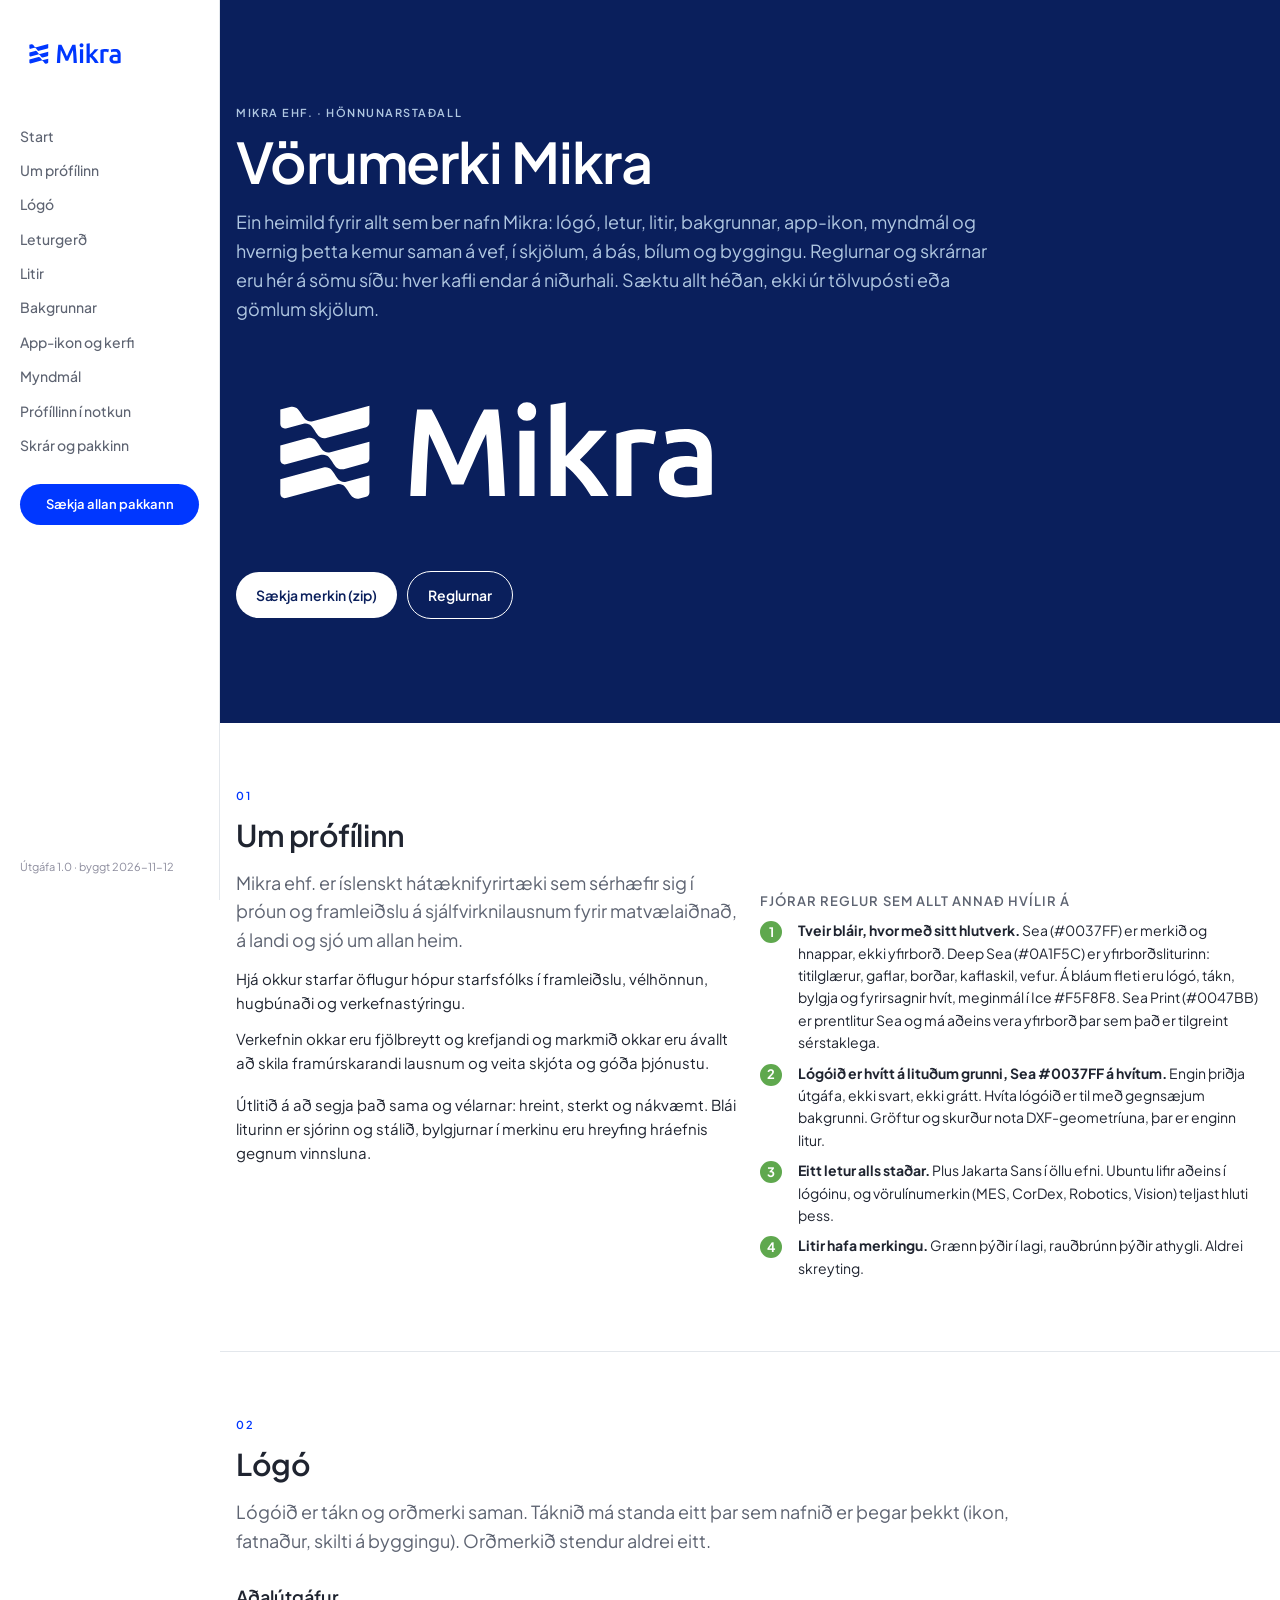
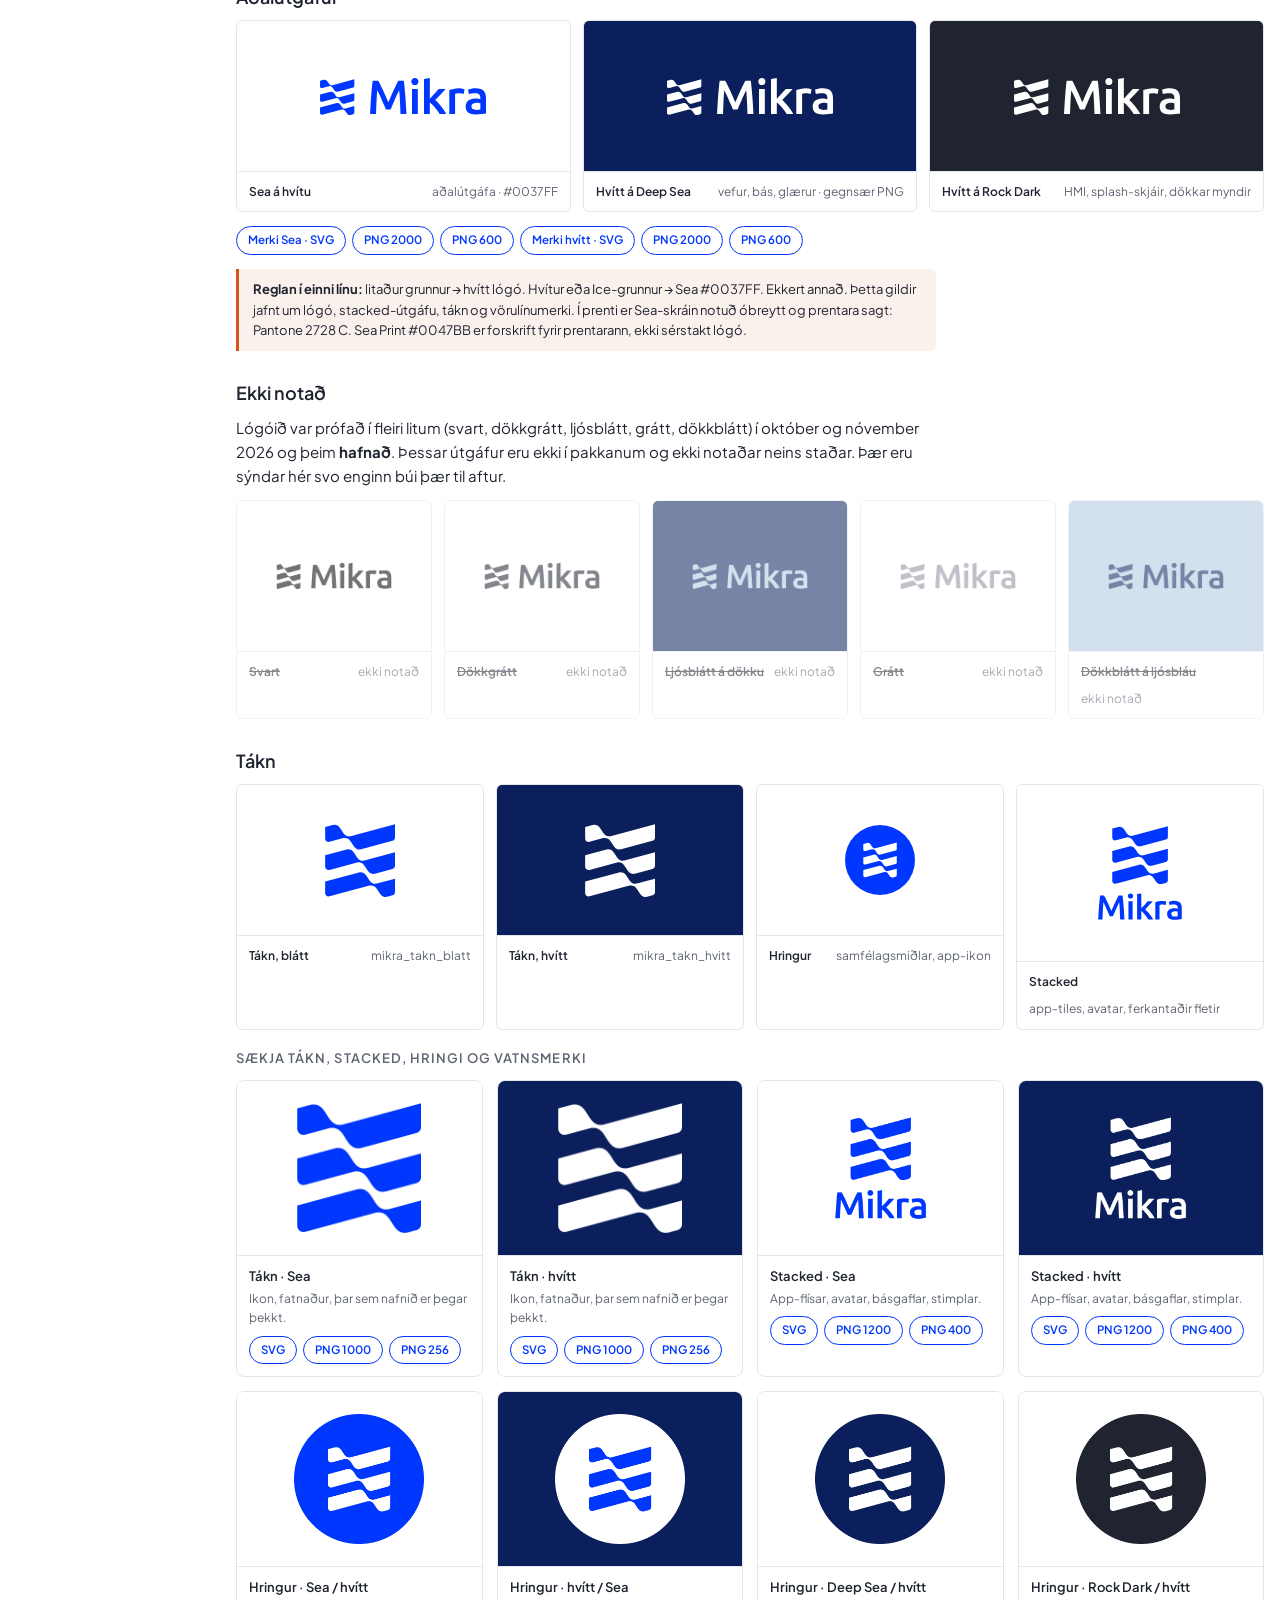
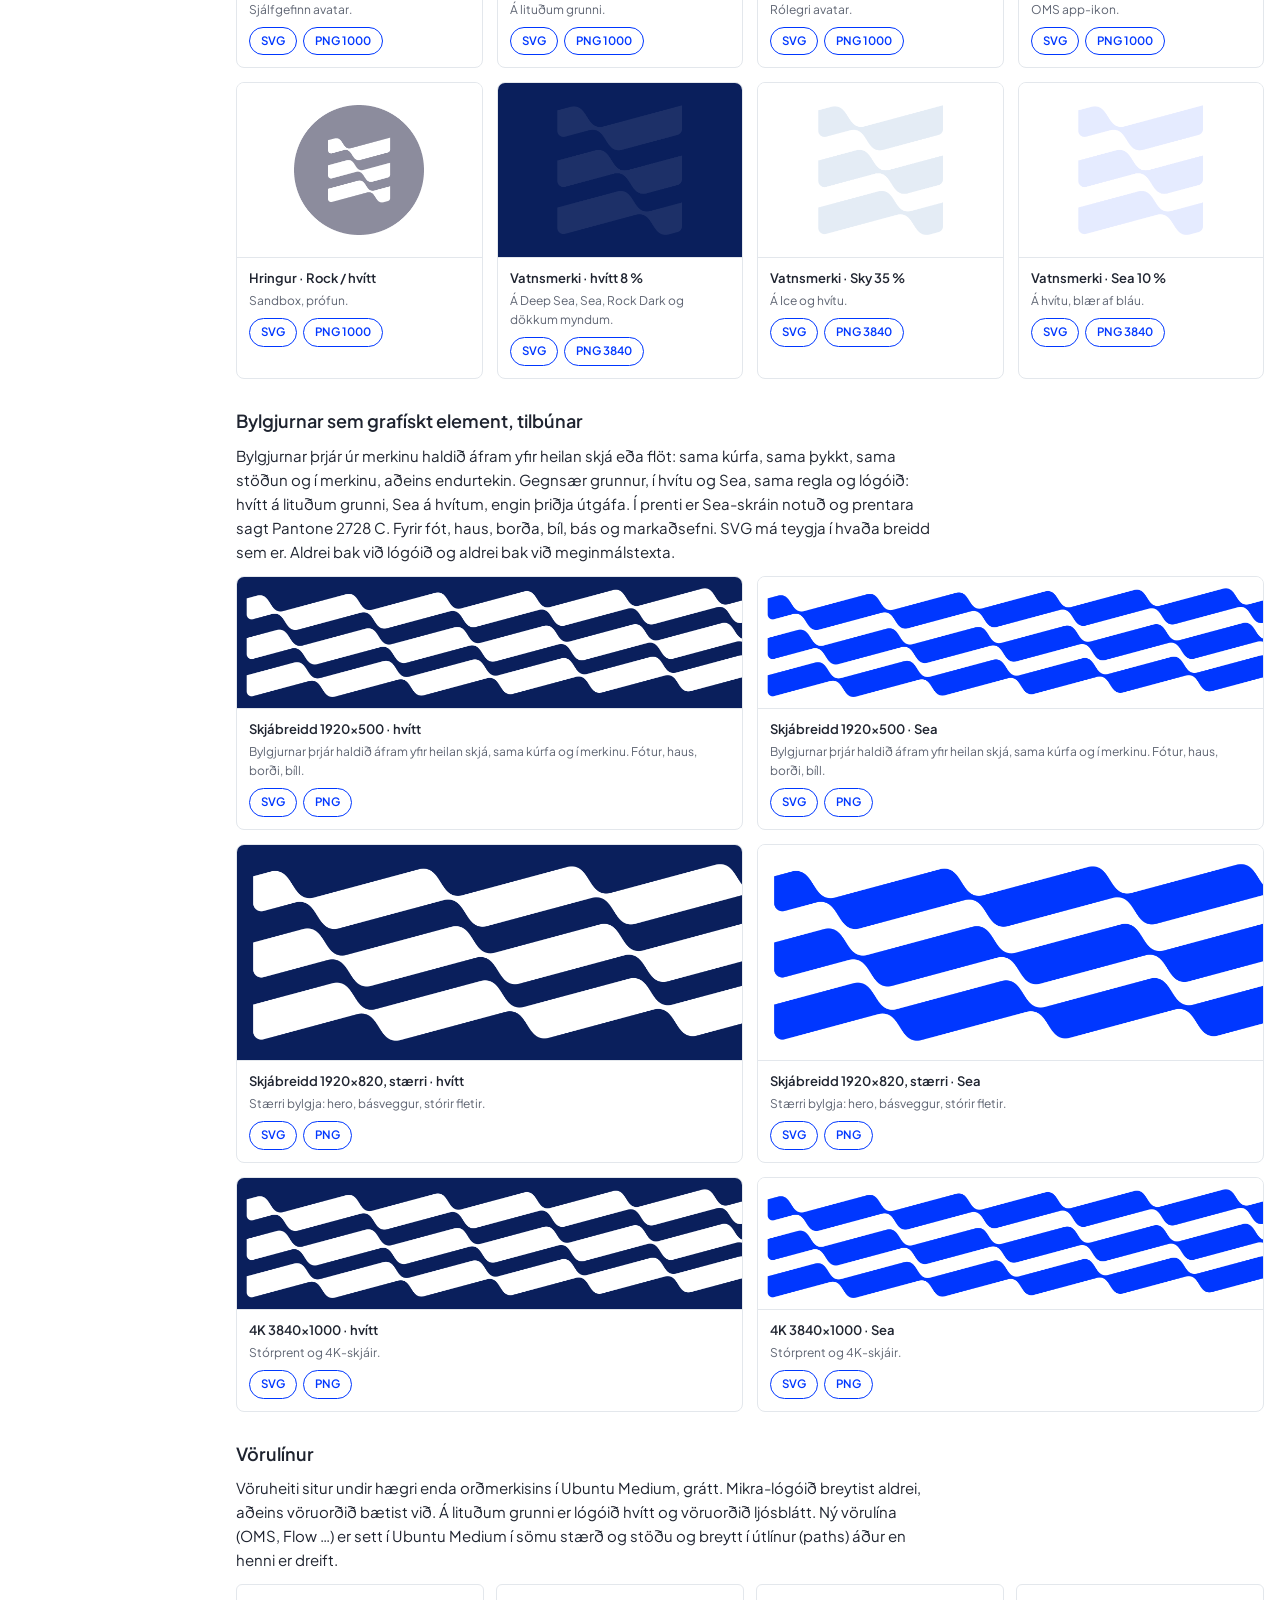
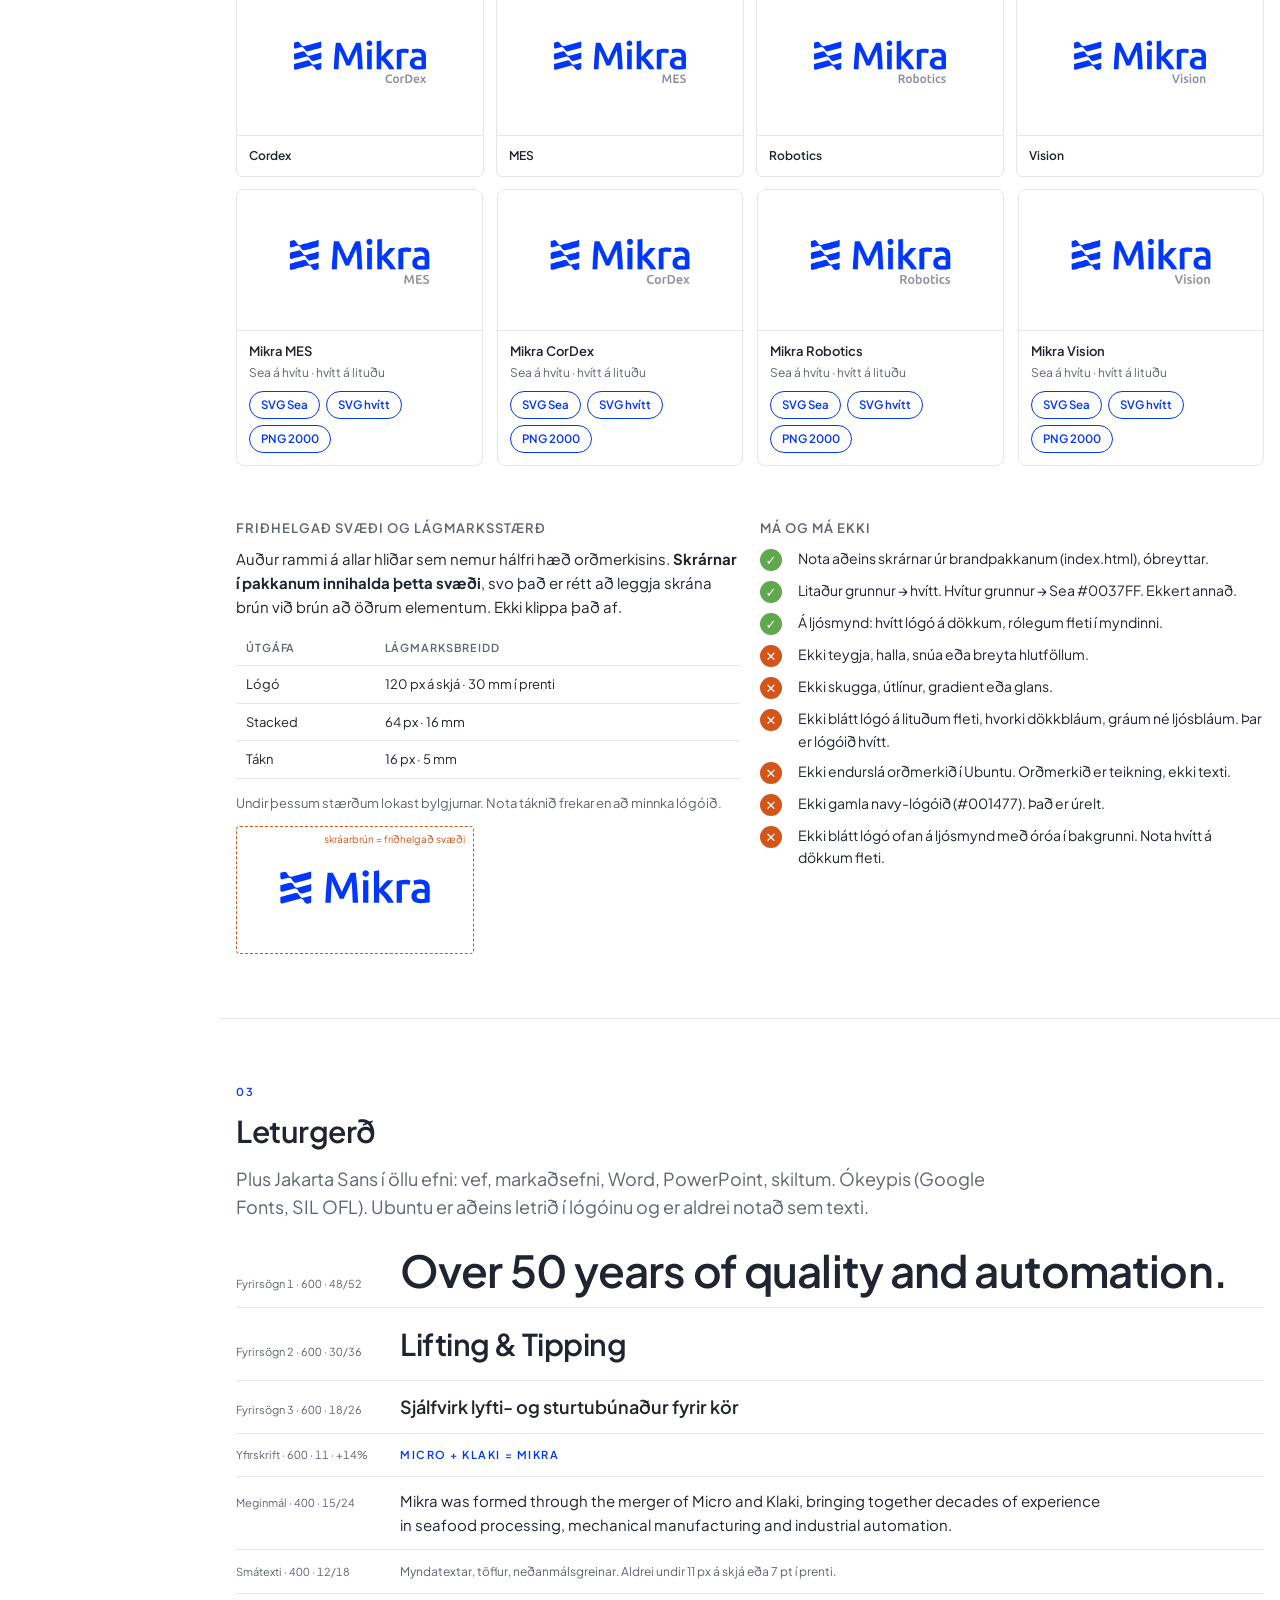
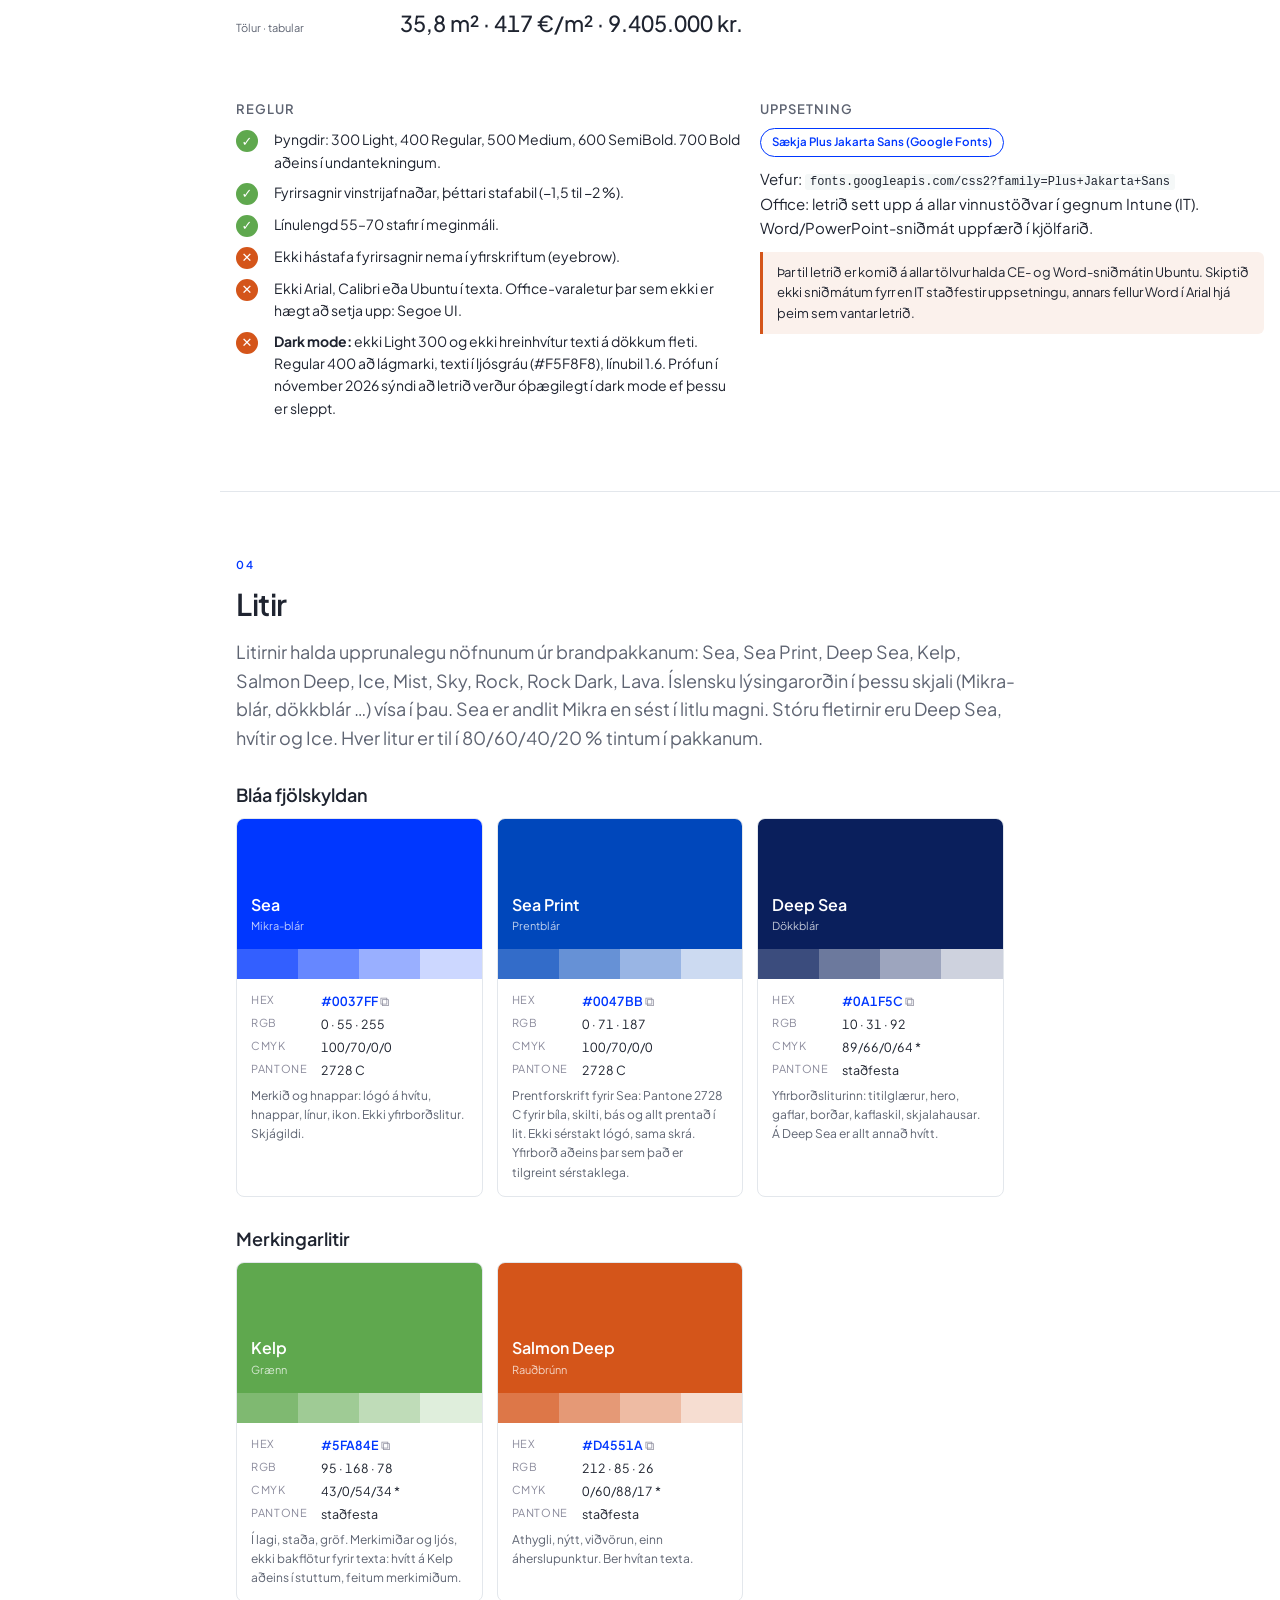
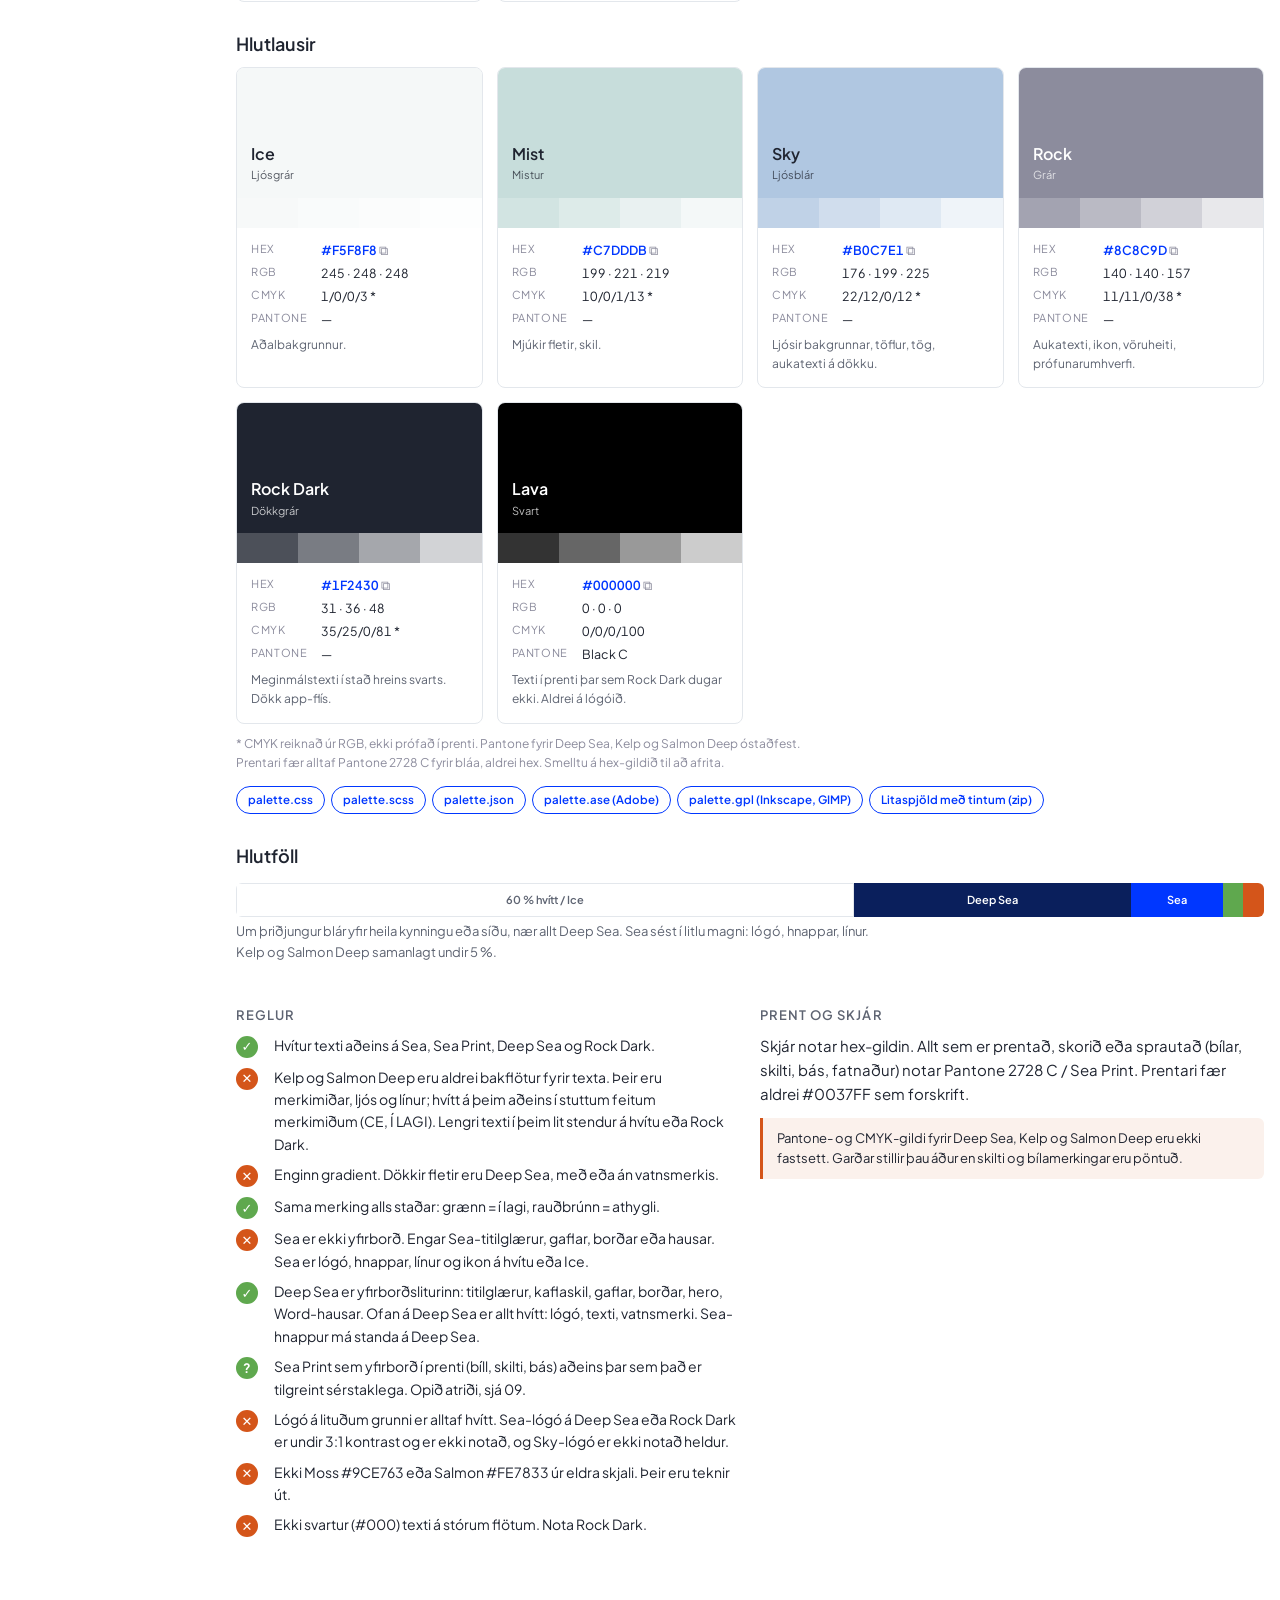
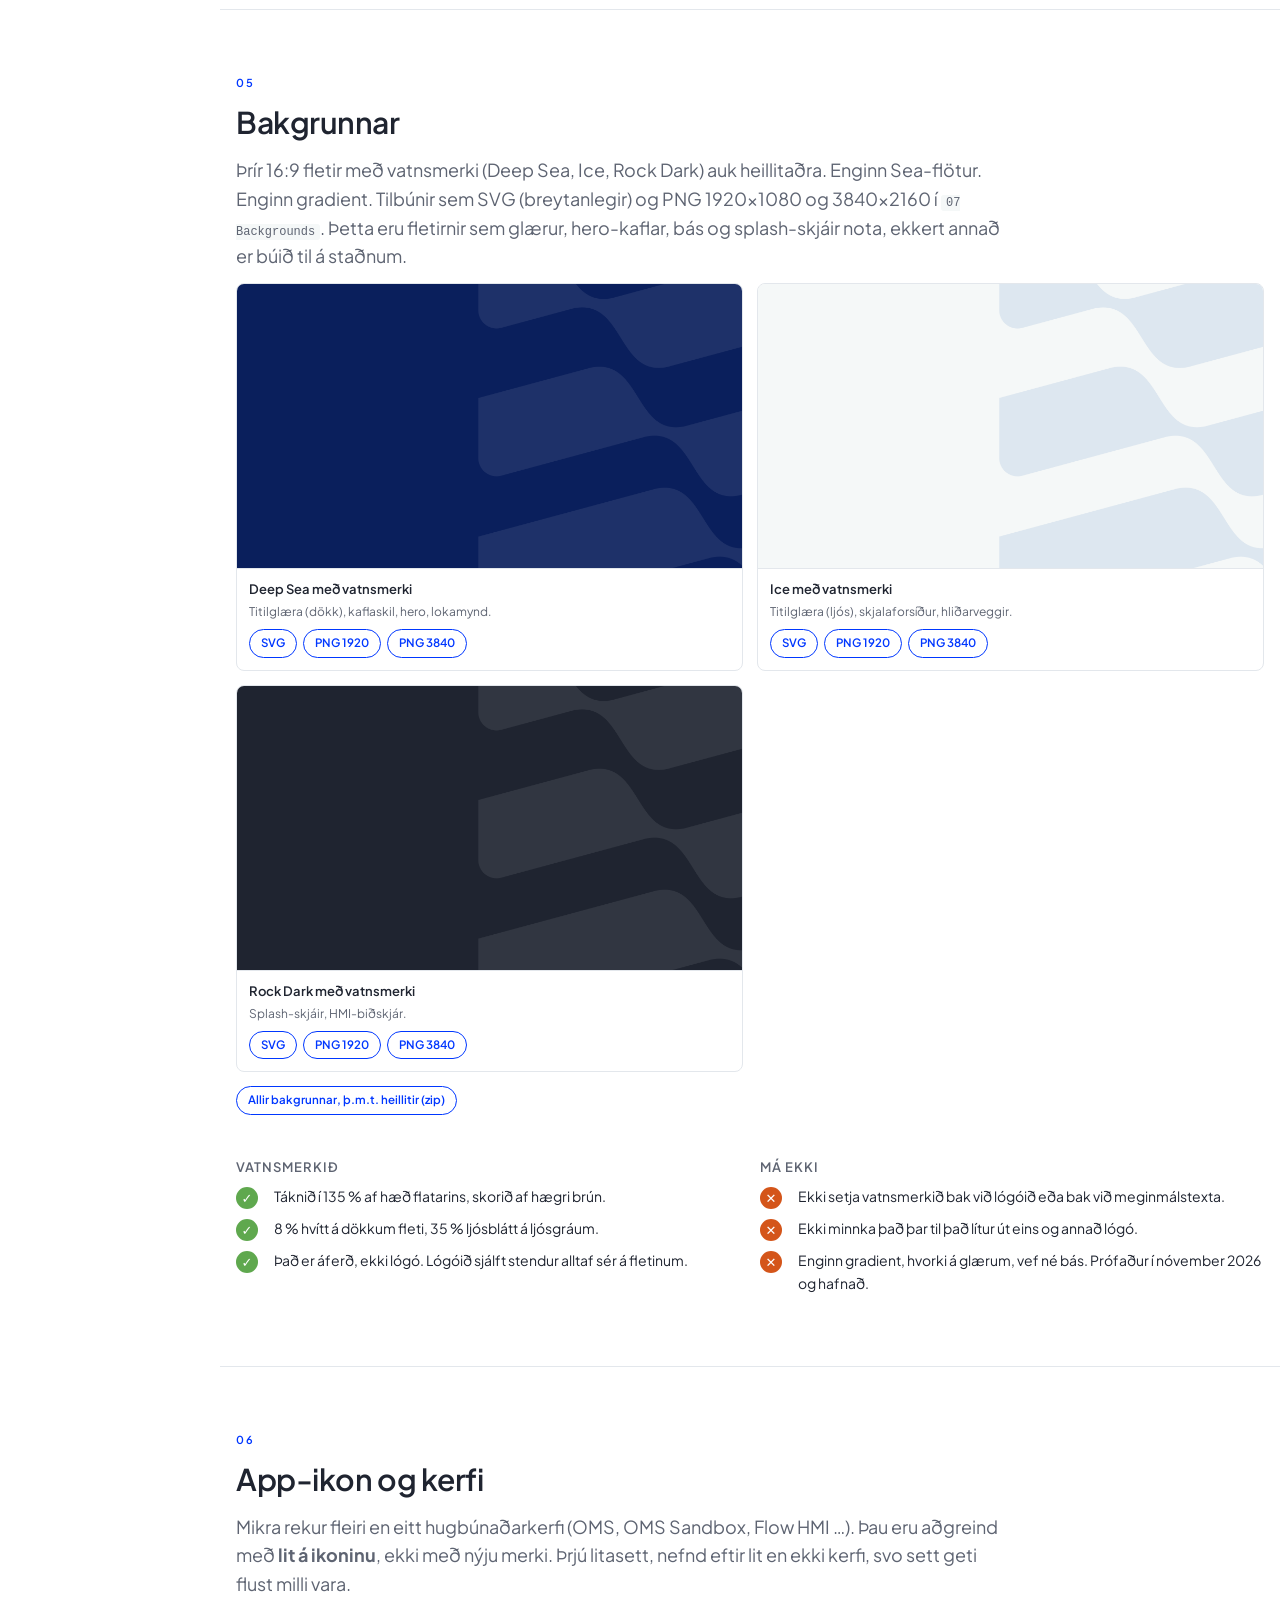
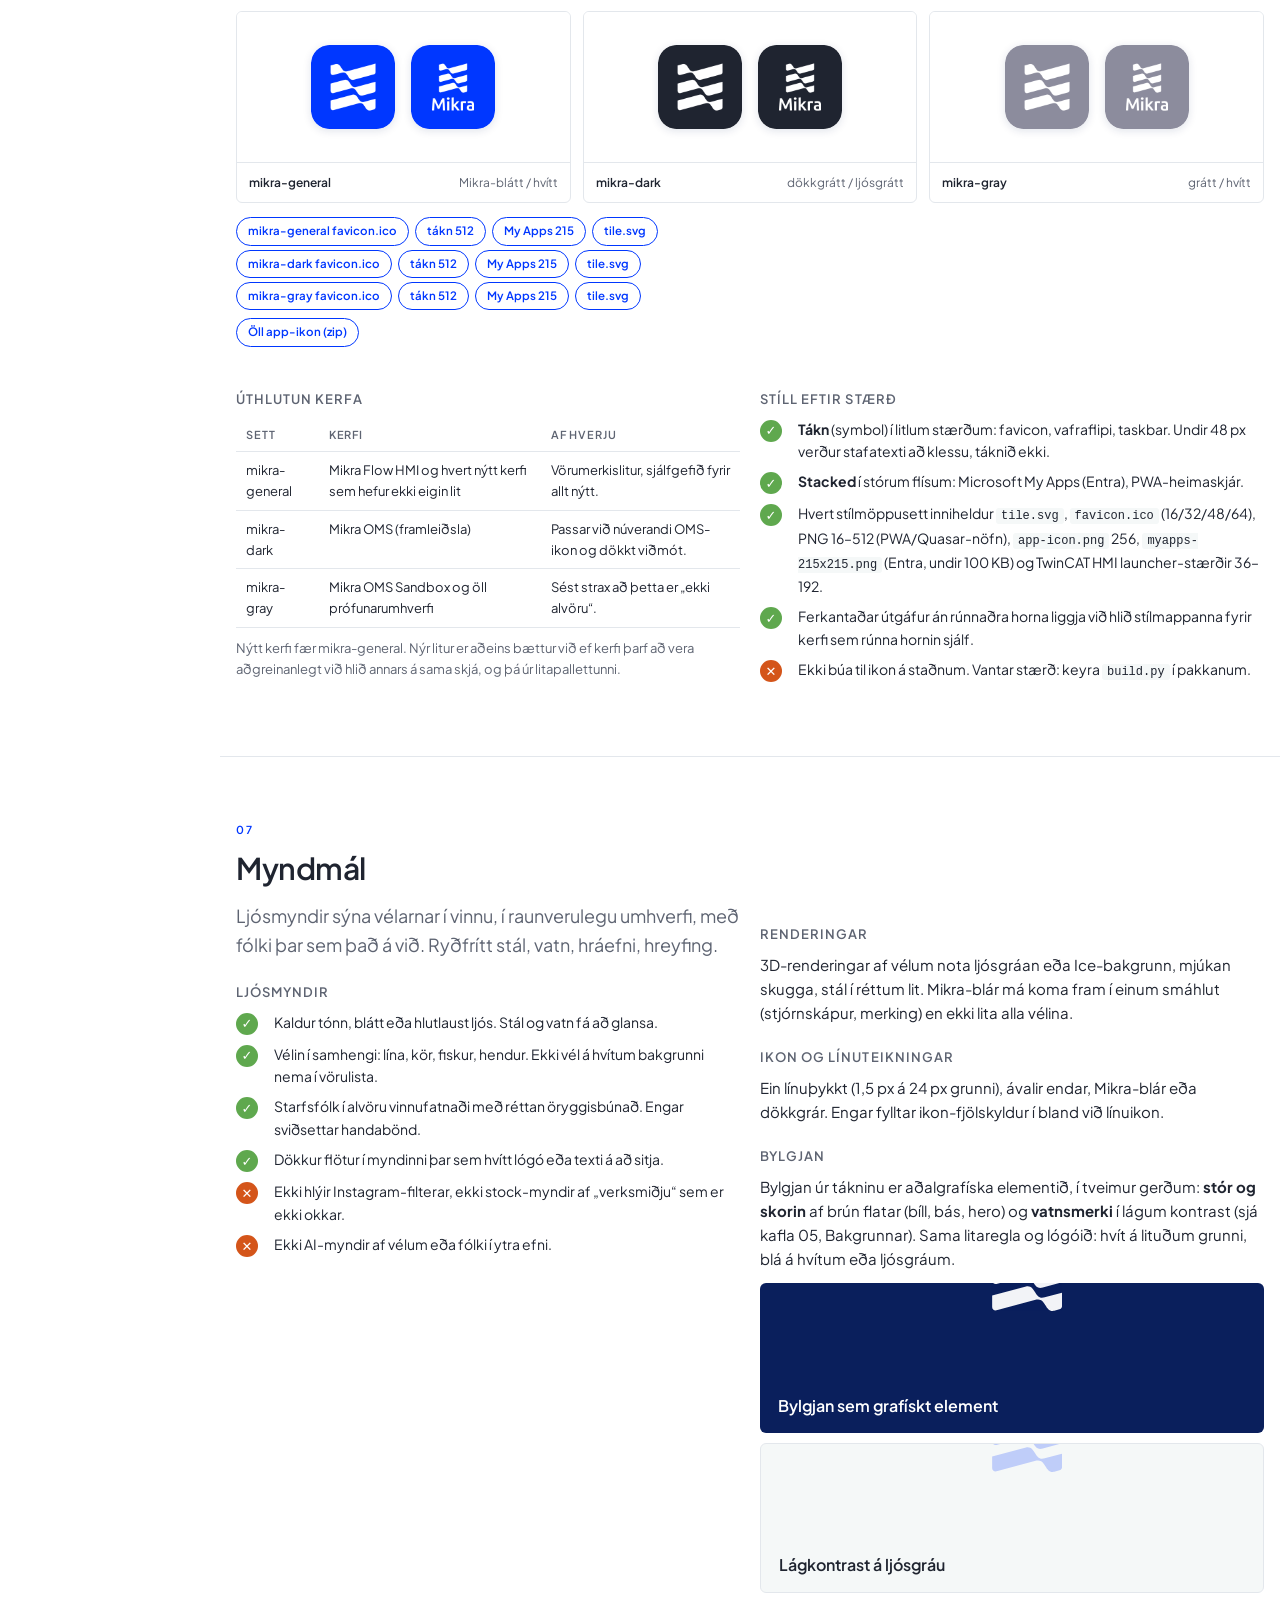
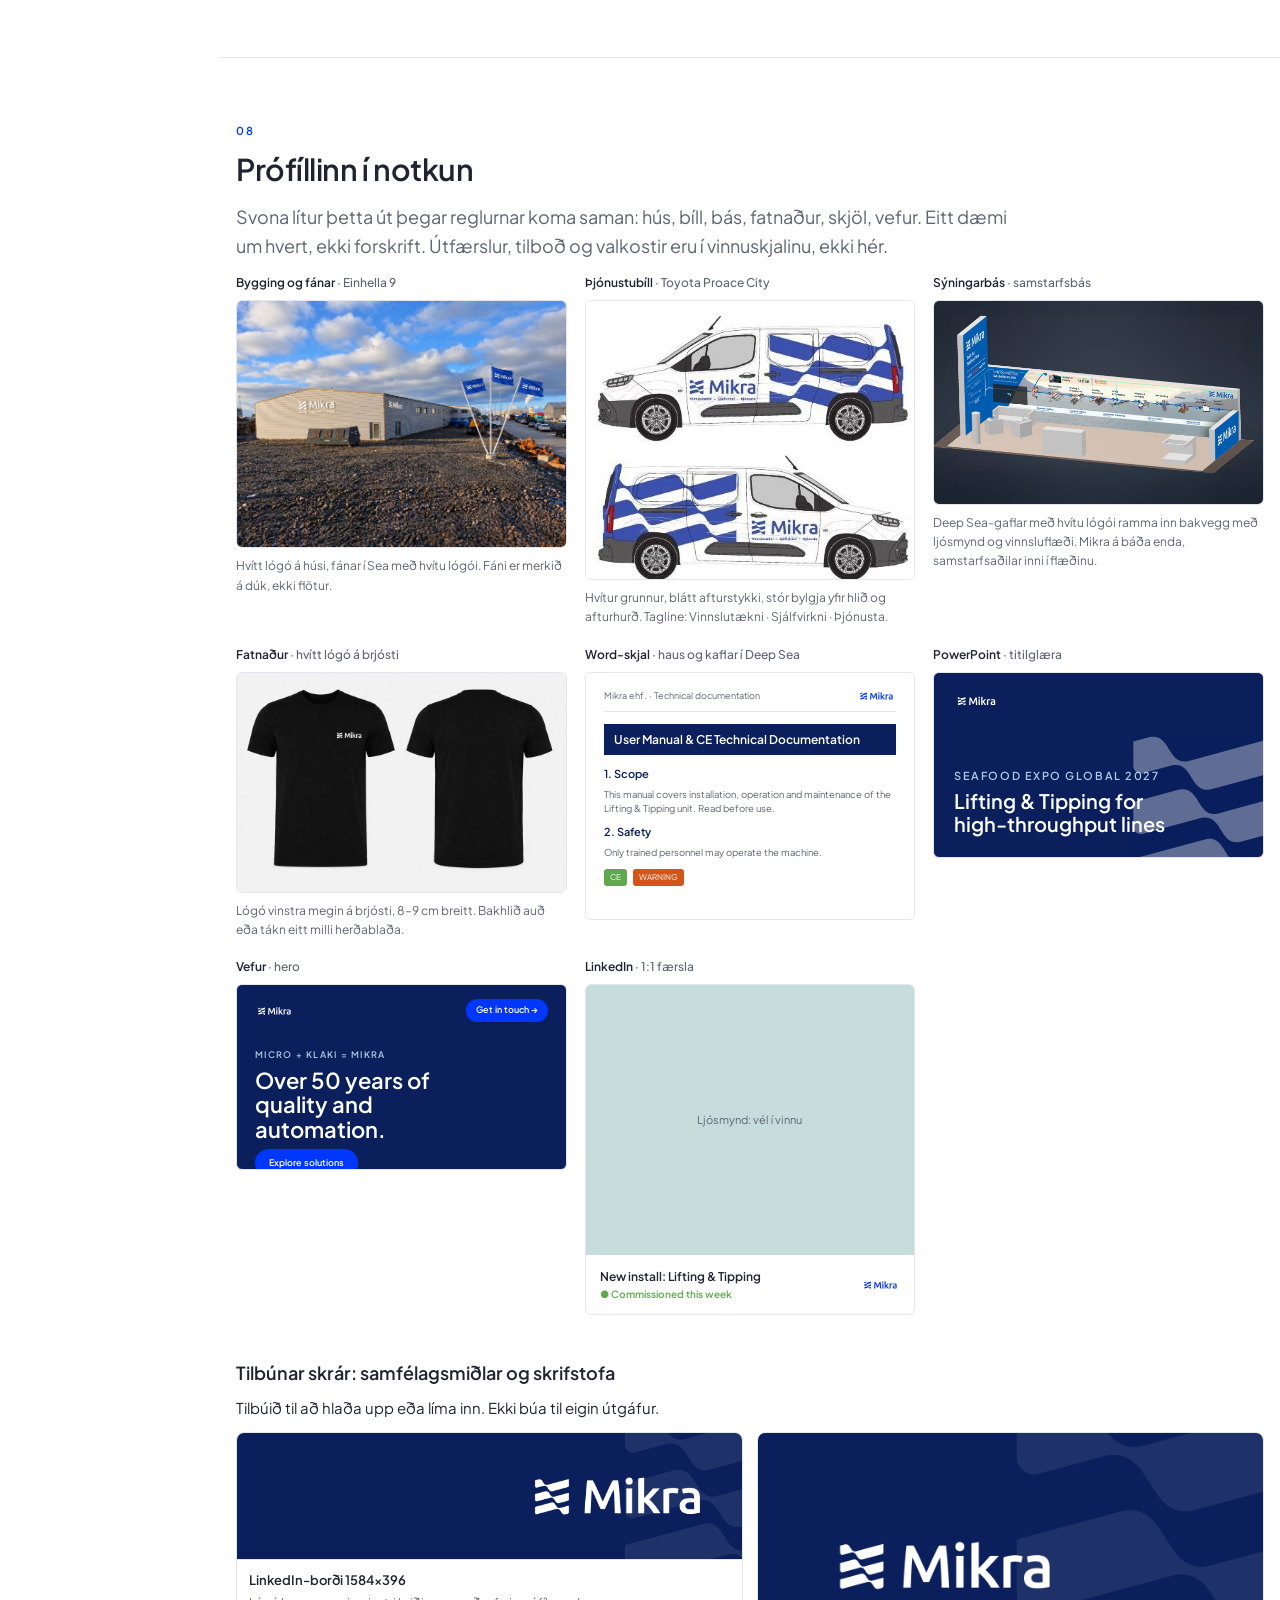
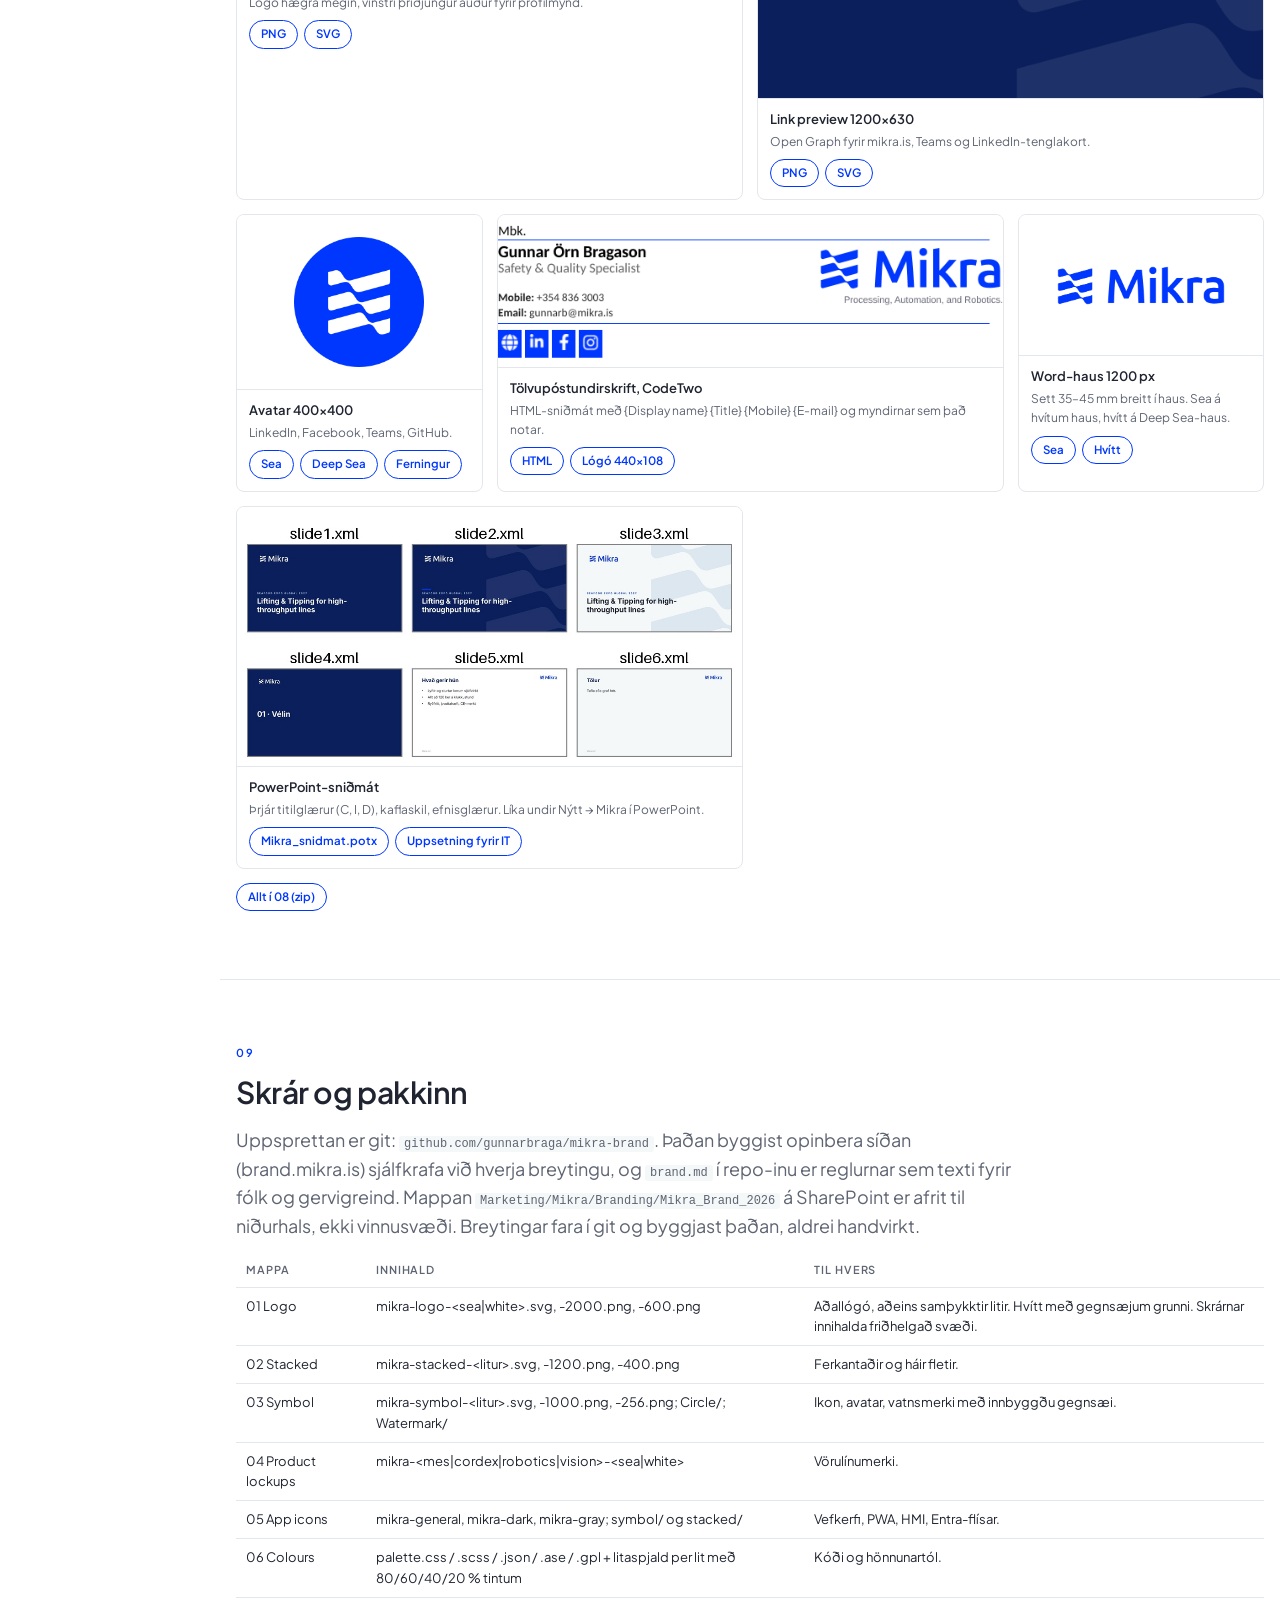
<file: index.html>
<!doctype html>
<html lang="is"><head><meta charset="utf-8"><meta name="viewport" content="width=device-width,initial-scale=1">
<title>Mikra · Vörumerki</title>
<link rel="icon" href="05 App icons/mikra-general/symbol/favicon.ico">
<link rel="stylesheet" href="https://fonts.googleapis.com/css2?family=Plus+Jakarta+Sans:wght@300;400;500;600;700&display=swap">
<style>
/* Layout: fixed left nav (Hoseth-style), one long scrolling page of sections with a Deep Sea hero band. Single committed light look. */
:root{
  --sea:#0037FF; --sea-print:#0047BB; --deep:#0A1F5C; --kelp:#5FA84E; --salmon:#D4551A;
  --ice:#F5F8F8; --mist:#C7DDDB; --sky:#B0C7E1; --rock:#8C8C9D; --rockd:#1F2430; --lava:#000;
  --bg:#FFFFFF; --fg:var(--rockd); --muted:#5E6472; --line:#E3E7EC;
  --font:"Plus Jakarta Sans",system-ui,-apple-system,"Segoe UI",sans-serif;
  color-scheme:light;
}
*{box-sizing:border-box}
body{margin:0;background:var(--bg);color:var(--fg);font-family:var(--font);font-size:15px;line-height:1.6}
a{color:var(--sea)}
.wrap{display:grid;grid-template-columns:220px 1fr;min-height:100vh}
nav{position:sticky;top:0;align-self:start;height:100vh;padding:28px 20px;border-right:1px solid var(--line);background:var(--bg)}
nav .brand{display:block;width:110px;margin-bottom:34px}
nav a{display:block;color:var(--muted);text-decoration:none;font-size:14px;padding:6px 0;font-weight:500}
nav a:hover,nav a:focus-visible{color:var(--sea);outline:none}
nav .ver{position:absolute;bottom:24px;left:20px;font-size:11px;color:var(--rock)}
main{min-width:0}
section{padding-block:64px;padding-left:max(16px,env(safe-area-inset-left,0px));padding-right:max(16px,env(safe-area-inset-right,0px));border-bottom:1px solid var(--line)}
.inner{max-width:1040px;margin:0 auto}
.band{background:var(--deep);color:#fff;border-bottom:0}
.band .inner{padding-block:40px}
.eyebrow{font-size:11px;letter-spacing:.14em;text-transform:uppercase;font-weight:600;color:var(--sea)}
.band .eyebrow{color:var(--sky)}
h1{font-size:clamp(34px,5vw,56px);font-weight:600;letter-spacing:-.02em;line-height:1.05;margin:10px 0 18px;text-wrap:balance}
h2{font-size:30px;font-weight:600;letter-spacing:-.015em;margin:6px 0 10px;text-wrap:balance}
h3{font-size:18px;font-weight:600;margin:28px 0 8px}
h4{font-size:13px;font-weight:600;text-transform:uppercase;letter-spacing:.08em;color:var(--muted);margin:22px 0 8px}
p{max-width:64ch;margin:0 0 12px}
.lead{font-size:18px;color:var(--muted);max-width:60ch}
.band .lead{color:var(--sky)}
.cols{display:grid;grid-template-columns:repeat(auto-fit,minmax(260px,1fr));gap:20px;align-items:start}
.grid{display:grid;grid-template-columns:repeat(auto-fit,minmax(180px,1fr));gap:12px}
.tile{border:1px solid var(--line);border-radius:6px;overflow:hidden;background:#fff}
.tile .art{display:flex;align-items:center;justify-content:center;padding:28px;min-height:150px}
.tile .cap{padding:10px 12px;font-size:12px;color:var(--muted);border-top:1px solid var(--line);display:flex;justify-content:space-between;gap:8px;flex-wrap:wrap}
.tile .cap b{color:var(--fg);font-weight:600}
.lg{width:200px;max-width:100%;height:auto}.tk{width:70px;height:auto}.sub{width:230px;max-width:100%;height:auto}.mk{height:100%;width:auto}.wave svg{width:100%;height:auto;display:block}
.on-sea{background:var(--sea)}.on-deep{background:var(--deep)}.on-ice{background:var(--ice)}.on-lava{background:var(--lava)}.on-sky{background:var(--sky)}
.rule{display:grid;grid-template-columns:28px 1fr;gap:10px;align-items:start;margin:8px 0;font-size:14px}
.ok,.no{width:22px;height:22px;border-radius:50%;display:inline-flex;align-items:center;justify-content:center;color:#fff;font-size:13px;font-weight:700;margin-top:2px}
.ok{background:var(--kelp)}.no{background:var(--salmon)}
.sw{border-radius:6px;overflow:hidden;border:1px solid var(--line);background:#fff}
.sw .c{height:96px;padding:10px;display:flex;align-items:flex-end;font-weight:600;font-size:14px}
.sw .d{padding:10px 12px;font-size:12px;line-height:1.5;color:var(--muted);font-variant-numeric:tabular-nums}
.sw .d b{display:block;color:var(--fg);font-size:13px;font-weight:600}
.sw .d em{font-style:normal;color:var(--rock);font-size:11px}
.bar{display:flex;height:34px;border-radius:6px;overflow:hidden;margin:12px 0 4px;font-size:11px;font-weight:600}
.bar div{display:flex;align-items:center;justify-content:center;white-space:nowrap}
.type-row{display:grid;grid-template-columns:150px 1fr;gap:14px;align-items:baseline;padding:12px 0;border-bottom:1px solid var(--line)}
.type-row small{font-size:11px;color:var(--muted);font-variant-numeric:tabular-nums}
.samples{display:grid;grid-template-columns:repeat(auto-fit,minmax(300px,1fr));gap:18px}
.sample{display:flex;flex-direction:column;gap:8px;min-width:0}
.sample .lab{font-size:12px;color:var(--muted);font-weight:500}
.sample .lab b{color:var(--fg);font-weight:600}
.mock{border:1px solid var(--line);border-radius:6px;overflow:hidden;background:var(--ice);aspect-ratio:4/3;max-width:100%;position:relative;font-size:12px}
.mock.wide{aspect-ratio:16/9}
.cardf{position:absolute;left:12%;top:18%;width:60%;aspect-ratio:85/55;background:#fff;border-radius:3px;box-shadow:0 6px 18px rgba(10,31,92,.18);padding:14px;display:flex;flex-direction:column;justify-content:space-between}
.cardb{position:absolute;left:30%;top:42%;width:60%;aspect-ratio:85/55;background:var(--sea);border-radius:3px;box-shadow:0 6px 18px rgba(10,31,92,.25);display:flex;align-items:center;justify-content:center}
.btn{display:inline-block;padding:7px 14px;border-radius:999px;font-weight:600;font-size:11px}
.b-sea{background:var(--sea);color:#fff}.b-ghost{border:1px solid var(--sky);color:#fff}
table{border-collapse:collapse;width:100%;font-size:13px}
th,td{text-align:left;padding:8px 10px;border-bottom:1px solid var(--line);vertical-align:top}
th{font-size:11px;text-transform:uppercase;letter-spacing:.08em;color:var(--muted);font-weight:600}
code{font-family:ui-monospace,Consolas,monospace;font-size:12px;background:var(--ice);padding:1px 5px;border-radius:3px}
.note{border-left:3px solid var(--salmon);background:#FBF1EC;padding:10px 14px;font-size:13px;border-radius:0 6px 6px 0;max-width:70ch}
@media (max-width:820px){.wrap{grid-template-columns:1fr}nav{position:static;height:auto;border-right:0;border-bottom:1px solid var(--line);display:flex;flex-wrap:wrap;gap:4px 16px;align-items:center;padding:14px 16px}nav .brand{margin:0 12px 0 0;width:90px}nav a{padding:4px 0}nav .ver{display:none}.type-row{grid-template-columns:1fr}}
@media (prefers-reduced-motion:no-preference){nav a{transition:color .15s}}

.btns{display:flex;flex-wrap:wrap;gap:6px;margin-top:8px}
.dl{display:inline-block;font-size:11.5px;font-weight:600;color:var(--sea);border:1.5px solid var(--sea);border-radius:999px;padding:4px 11px;text-decoration:none;background:#fff}
.dl:hover{background:var(--sea);color:#fff}
.dlrow{margin:14px 0 4px}
.assets{display:grid;grid-template-columns:repeat(auto-fill,minmax(222px,1fr));gap:14px;margin-top:12px}
.asset{margin:0;border:1px solid var(--line);border-radius:8px;overflow:hidden;background:#fff;display:flex;flex-direction:column;min-width:0}
.asset.wide{grid-column:span 2}
.asset .prev{background:#fff;display:flex;align-items:center;justify-content:center;padding:22px;min-height:140px}
.asset.dark .prev{background:var(--deep)}
.asset .prev img{max-width:100%;max-height:130px;height:auto}
.asset.wide .prev{padding:0;min-height:0}.asset.wide .prev img{max-height:none;width:100%;display:block}
figcaption{padding:10px 12px 12px;border-top:1px solid var(--line);font-size:12px;color:var(--muted)}
figcaption b{display:block;color:var(--fg);font-size:13px;font-weight:600}figcaption span{display:block;margin:2px 0 6px}
.colours{display:grid;grid-template-columns:repeat(auto-fill,minmax(230px,1fr));gap:14px}
.colour{border:1px solid var(--line);border-radius:8px;overflow:hidden;background:#fff;font-size:12.5px}
.colour .swatch{height:130px;padding:14px;display:flex;flex-direction:column;justify-content:flex-end}
.colour .swatch span{font-weight:600;font-size:16px}.colour .swatch em{font-style:normal;opacity:.75;font-size:11px}
.colour .tints{display:flex;height:30px}.colour .tints i{flex:1}
.colour dl{display:grid;grid-template-columns:62px 1fr;gap:3px 8px;margin:12px 14px 6px;font-variant-numeric:tabular-nums}
.colour dt{color:var(--rock);font-size:11px;text-transform:uppercase;letter-spacing:.06em}.colour dd{margin:0;color:var(--fg)}
.colour p{margin:4px 14px 14px;color:var(--muted);font-size:12px}
.copy{font:inherit;font-weight:600;color:var(--sea);background:none;border:0;padding:0;cursor:pointer}.copy:after{content:" ⧉";font-weight:400;color:var(--rock)}
.copy.done:after{content:" afritað";color:var(--kelp)}
nav .all{display:block;margin-top:22px;background:var(--sea);color:#fff;text-decoration:none;font-weight:600;font-size:13px;padding:10px 14px;border-radius:999px;text-align:center}
.hero-cta{display:inline-block;background:#fff;color:var(--deep);font-weight:600;padding:12px 20px;border-radius:999px;text-decoration:none;margin:22px 10px 0 0;font-size:14px}
.hero-cta.g{background:transparent;color:#fff;border:1.5px solid #fff}
.ref{display:grid;grid-template-columns:repeat(auto-fit,minmax(280px,1fr));gap:12px}.ref figure{margin:0;min-width:0}.ref img{width:100%;height:auto;border-radius:6px;border:1px solid var(--line);display:block}.ref figcaption{font-size:12px;color:var(--muted);margin-top:6px;padding:0;border:0}
</style></head><body>

<div class="wrap">
<nav aria-label="Kaflar">
  <a class="brand" href="#start" aria-label="Mikra"><img src="01 Logo/mikra-logo-sea.svg" alt="" class="lg" style="" loading="lazy"></a>
  <a href="#start">Start</a>
  <a href="#profill">Um prófílinn</a>
  <a href="#logo">Lógó</a>
  <a href="#letur">Leturgerð</a>
  <a href="#litir">Litir</a>
  <a href="#bakgrunnar">Bakgrunnar</a>
  <a href="#appikon">App-ikon og kerfi</a>
  <a href="#myndmal">Myndmál</a>
  <a href="#notkun">Prófíllinn í notkun</a>
  <a href="#skrar">Skrár og pakkinn</a>
  <a class="all" href="Downloads/mikra-brand-allt.zip" download>Sækja allan pakkann</a>
  <span class="ver">Útgáfa 1.0 · byggt 2026-11-12</span>
</nav>

<main>
<section id="start" class="band">
  <div class="inner">
    <div class="eyebrow">Mikra ehf. · Hönnunarstaðall</div>
    <h1>Vörumerki Mikra</h1>
    <p class="lead">Ein heimild fyrir allt sem ber nafn Mikra: lógó, letur, litir, bakgrunnar, app-ikon, myndmál og hvernig þetta kemur saman á vef, í skjölum, á bás, bílum og byggingu. Reglurnar og skrárnar eru hér á sömu síðu: hver kafli endar á niðurhali. Sæktu allt héðan, ekki úr tölvupósti eða gömlum skjölum.</p>
    <div style="margin-top:34px;width:min(100%,520px)"><img src="01 Logo/mikra-logo-white.svg" alt="Mikra" style="width:100%;height:auto"></div><div><a class="hero-cta" href="Downloads/mikra-merki.zip" download>Sækja merkin (zip)</a><a class="hero-cta g" href="#logo">Reglurnar</a></div>
  </div>
</section>

<section id="profill"><div class="inner">
  <div class="eyebrow">01</div><h2>Um prófílinn</h2>
  <div class="cols">
    <div>
      <p class="lead">Mikra ehf. er íslenskt hátæknifyrirtæki sem sérhæfir sig í þróun og framleiðslu á sjálfvirknilausnum fyrir matvælaiðnað, á landi og sjó um allan heim.</p>
      <p>Hjá okkur starfar öflugur hópur starfsfólks í framleiðslu, vélhönnun, hugbúnaði og verkefnastýringu.</p>
      <p>Verkefnin okkar eru fjölbreytt og krefjandi og markmið okkar eru ávallt að skila framúrskarandi lausnum og veita skjóta og góða þjónustu.</p>
      <p style="margin-top:18px">Útlitið á að segja það sama og vélarnar: hreint, sterkt og nákvæmt. Blái liturinn er sjórinn og stálið, bylgjurnar í merkinu eru hreyfing hráefnis gegnum vinnsluna.</p>
    </div>
    <div>
      <h4>Fjórar reglur sem allt annað hvílir á</h4>
      <div class="rule"><span class="ok">1</span><div><b>Tveir bláir, hvor með sitt hlutverk.</b> Sea (#0037FF) er merkið og hnappar, ekki yfirborð. Deep Sea (#0A1F5C) er yfirborðsliturinn: titilglærur, gaflar, borðar, kaflaskil, vefur. Á bláum fleti eru lógó, tákn, bylgja og fyrirsagnir hvít, meginmál í Ice #F5F8F8. Sea Print (#0047BB) er prentlitur Sea og má aðeins vera yfirborð þar sem það er tilgreint sérstaklega.</div></div>
      <div class="rule"><span class="ok">2</span><div><b>Lógóið er hvítt á lituðum grunni, Sea #0037FF á hvítum.</b> Engin þriðja útgáfa, ekki svart, ekki grátt. Hvíta lógóið er til með gegnsæjum bakgrunni. Gröftur og skurður nota DXF-geometríuna, þar er enginn litur.</div></div>
      <div class="rule"><span class="ok">3</span><div><b>Eitt letur alls staðar.</b> Plus Jakarta Sans í öllu efni. Ubuntu lifir aðeins í lógóinu, og vörulínumerkin (MES, CorDex, Robotics, Vision) teljast hluti þess.</div></div>
      <div class="rule"><span class="ok">4</span><div><b>Litir hafa merkingu.</b> Grænn þýðir í lagi, rauðbrúnn þýðir athygli. Aldrei skreyting.</div></div>
    </div>
  </div>
</div></section>

<section id="logo"><div class="inner">
  <div class="eyebrow">02</div><h2>Lógó</h2>
  <p class="lead">Lógóið er tákn og orðmerki saman. Táknið má standa eitt þar sem nafnið er þegar þekkt (ikon, fatnaður, skilti á byggingu). Orðmerkið stendur aldrei eitt.</p>

  <h3>Aðalútgáfur</h3>
  <div class="grid">
    <div class="tile"><div class="art"><img src="01 Logo/mikra-logo-sea.svg" alt="" class="lg" style="" loading="lazy"></div><div class="cap"><b>Sea á hvítu</b><span>aðalútgáfa · #0037FF</span></div></div>
    <div class="tile"><div class="art on-deep"><img src="01 Logo/mikra-logo-white.svg" alt="" class="lg" style="" loading="lazy"></div><div class="cap"><b>Hvítt á Deep Sea</b><span>vefur, bás, glærur · gegnsær PNG</span></div></div>
    <div class="tile"><div class="art" style="background:#1F2430"><img src="01 Logo/mikra-logo-white.svg" alt="" class="lg" style="" loading="lazy"></div><div class="cap"><b>Hvítt á Rock Dark</b><span>HMI, splash-skjáir, dökkar myndir</span></div></div>
  </div>
  <div class="dlrow"><div class="btns"><a class="dl" href="01 Logo/mikra-logo-sea.svg" download>Merki Sea · SVG</a><a class="dl" href="01 Logo/mikra-logo-sea-2000.png" download>PNG 2000</a><a class="dl" href="01 Logo/mikra-logo-sea-600.png" download>PNG 600</a><a class="dl" href="01 Logo/mikra-logo-white.svg" download>Merki hvítt · SVG</a><a class="dl" href="01 Logo/mikra-logo-white-2000.png" download>PNG 2000</a><a class="dl" href="01 Logo/mikra-logo-white-600.png" download>PNG 600</a></div></div>
  <div class="note" style="margin-top:14px"><b>Reglan í einni línu:</b> litaður grunnur → hvítt lógó. Hvítur eða Ice-grunnur → Sea #0037FF. Ekkert annað. Þetta gildir jafnt um lógó, stacked-útgáfu, tákn og vörulínumerki. Í prenti er Sea-skráin notuð óbreytt og prentara sagt: Pantone 2728 C. Sea Print #0047BB er forskrift fyrir prentarann, ekki sérstakt lógó.</div>

  <h3>Ekki notað</h3>
  <p>Lógóið var prófað í fleiri litum (svart, dökkgrátt, ljósblátt, grátt, dökkblátt) í október og nóvember 2026 og þeim <b>hafnað</b>. Þessar útgáfur eru ekki í pakkanum og ekki notaðar neins staðar. Þær eru sýndar hér svo enginn búi þær til aftur.</p>
  <div class="grid" style="opacity:.55">
    <div class="tile"><div class="art"><img src="10 Daemi/ekki-notad/logo-svart.png" alt="" class="lg" style="" loading="lazy"></div><div class="cap"><b style="text-decoration:line-through">Svart</b><span>ekki notað</span></div></div>
    <div class="tile"><div class="art"><img src="10 Daemi/ekki-notad/logo-dokkgratt.png" alt="" class="lg" style="" loading="lazy"></div><div class="cap"><b style="text-decoration:line-through">Dökkgrátt</b><span>ekki notað</span></div></div>
    <div class="tile"><div class="art on-deep"><img src="10 Daemi/ekki-notad/logo-ljosblatt.png" alt="" class="lg" style="" loading="lazy"></div><div class="cap"><b style="text-decoration:line-through">Ljósblátt á dökku</b><span>ekki notað</span></div></div>
    <div class="tile"><div class="art"><img src="10 Daemi/ekki-notad/logo-gratt.png" alt="" class="lg" style="" loading="lazy"></div><div class="cap"><b style="text-decoration:line-through">Grátt</b><span>ekki notað</span></div></div>
    <div class="tile"><div class="art on-sky"><img src="10 Daemi/ekki-notad/logo-dokkblatt.png" alt="" class="lg" style="" loading="lazy"></div><div class="cap"><b style="text-decoration:line-through">Dökkblátt á ljósbláu</b><span>ekki notað</span></div></div>
  </div>

  <h3>Tákn</h3>
  <div class="grid">
    <div class="tile"><div class="art"><img src="03 Symbol/mikra-symbol-sea.svg" alt="" class="tk" style="" loading="lazy"></div><div class="cap"><b>Tákn, blátt</b><span>mikra_takn_blatt</span></div></div>
    <div class="tile"><div class="art on-deep"><img src="03 Symbol/mikra-symbol-white.svg" alt="" class="tk" style="" loading="lazy"></div><div class="cap"><b>Tákn, hvítt</b><span>mikra_takn_hvitt</span></div></div>
    <div class="tile"><div class="art"><img src="03 Symbol/Circle/mikra-symbol-circle-sea-white.svg" alt="" class="tk" style="" loading="lazy"></div><div class="cap"><b>Hringur</b><span>samfélagsmiðlar, app-ikon</span></div></div>
    <div class="tile"><div class="art"><img src="02 Stacked/mikra-stacked-sea.svg" alt="Mikra stacked logo" style="width:110px;height:auto"></div><div class="cap"><b>Stacked</b><span>app-tiles, avatar, ferkantaðir fletir</span></div></div>
  </div>

  <h4 style="margin-top:18px">Sækja tákn, stacked, hringi og vatnsmerki</h4><div class="assets"><figure class="asset"><div class="prev"><img src="03 Symbol/mikra-symbol-sea-256.png" alt="Tákn · Sea" loading="lazy"></div><figcaption><b>Tákn · Sea</b><span>Ikon, fatnaður, þar sem nafnið er þegar þekkt.</span><div class="btns"><a class="dl" href="03 Symbol/mikra-symbol-sea.svg" download>SVG</a><a class="dl" href="03 Symbol/mikra-symbol-sea-1000.png" download>PNG 1000</a><a class="dl" href="03 Symbol/mikra-symbol-sea-256.png" download>PNG 256</a></div></figcaption></figure><figure class="asset dark"><div class="prev"><img src="03 Symbol/mikra-symbol-white-256.png" alt="Tákn · hvítt" loading="lazy"></div><figcaption><b>Tákn · hvítt</b><span>Ikon, fatnaður, þar sem nafnið er þegar þekkt.</span><div class="btns"><a class="dl" href="03 Symbol/mikra-symbol-white.svg" download>SVG</a><a class="dl" href="03 Symbol/mikra-symbol-white-1000.png" download>PNG 1000</a><a class="dl" href="03 Symbol/mikra-symbol-white-256.png" download>PNG 256</a></div></figcaption></figure><figure class="asset"><div class="prev"><img src="02 Stacked/mikra-stacked-sea-400.png" alt="Stacked · Sea" loading="lazy"></div><figcaption><b>Stacked · Sea</b><span>App-flísar, avatar, básgaflar, stimplar.</span><div class="btns"><a class="dl" href="02 Stacked/mikra-stacked-sea.svg" download>SVG</a><a class="dl" href="02 Stacked/mikra-stacked-sea-1200.png" download>PNG 1200</a><a class="dl" href="02 Stacked/mikra-stacked-sea-400.png" download>PNG 400</a></div></figcaption></figure><figure class="asset dark"><div class="prev"><img src="02 Stacked/mikra-stacked-white-400.png" alt="Stacked · hvítt" loading="lazy"></div><figcaption><b>Stacked · hvítt</b><span>App-flísar, avatar, básgaflar, stimplar.</span><div class="btns"><a class="dl" href="02 Stacked/mikra-stacked-white.svg" download>SVG</a><a class="dl" href="02 Stacked/mikra-stacked-white-1200.png" download>PNG 1200</a><a class="dl" href="02 Stacked/mikra-stacked-white-400.png" download>PNG 400</a></div></figcaption></figure><figure class="asset"><div class="prev"><img src="03 Symbol/Circle/mikra-symbol-circle-sea-white-256.png" alt="Hringur · Sea / hvítt" loading="lazy"></div><figcaption><b>Hringur · Sea / hvítt</b><span>Sjálfgefinn avatar.</span><div class="btns"><a class="dl" href="03 Symbol/Circle/mikra-symbol-circle-sea-white.svg" download>SVG</a><a class="dl" href="03 Symbol/Circle/mikra-symbol-circle-sea-white-1000.png" download>PNG 1000</a></div></figcaption></figure><figure class="asset dark"><div class="prev"><img src="03 Symbol/Circle/mikra-symbol-circle-white-sea-256.png" alt="Hringur · hvítt / Sea" loading="lazy"></div><figcaption><b>Hringur · hvítt / Sea</b><span>Á lituðum grunni.</span><div class="btns"><a class="dl" href="03 Symbol/Circle/mikra-symbol-circle-white-sea.svg" download>SVG</a><a class="dl" href="03 Symbol/Circle/mikra-symbol-circle-white-sea-1000.png" download>PNG 1000</a></div></figcaption></figure><figure class="asset"><div class="prev"><img src="03 Symbol/Circle/mikra-symbol-circle-deep-sea-white-256.png" alt="Hringur · Deep Sea / hvítt" loading="lazy"></div><figcaption><b>Hringur · Deep Sea / hvítt</b><span>Rólegri avatar.</span><div class="btns"><a class="dl" href="03 Symbol/Circle/mikra-symbol-circle-deep-sea-white.svg" download>SVG</a><a class="dl" href="03 Symbol/Circle/mikra-symbol-circle-deep-sea-white-1000.png" download>PNG 1000</a></div></figcaption></figure><figure class="asset"><div class="prev"><img src="03 Symbol/Circle/mikra-symbol-circle-rock-dark-white-256.png" alt="Hringur · Rock Dark / hvítt" loading="lazy"></div><figcaption><b>Hringur · Rock Dark / hvítt</b><span>OMS app-ikon.</span><div class="btns"><a class="dl" href="03 Symbol/Circle/mikra-symbol-circle-rock-dark-white.svg" download>SVG</a><a class="dl" href="03 Symbol/Circle/mikra-symbol-circle-rock-dark-white-1000.png" download>PNG 1000</a></div></figcaption></figure><figure class="asset"><div class="prev"><img src="03 Symbol/Circle/mikra-symbol-circle-rock-white-256.png" alt="Hringur · Rock / hvítt" loading="lazy"></div><figcaption><b>Hringur · Rock / hvítt</b><span>Sandbox, prófun.</span><div class="btns"><a class="dl" href="03 Symbol/Circle/mikra-symbol-circle-rock-white.svg" download>SVG</a><a class="dl" href="03 Symbol/Circle/mikra-symbol-circle-rock-white-1000.png" download>PNG 1000</a></div></figcaption></figure><figure class="asset dark"><div class="prev"><img src="03 Symbol/Watermark/mikra-watermark-white-8-3840.png" alt="Vatnsmerki · hvítt 8 %" loading="lazy"></div><figcaption><b>Vatnsmerki · hvítt 8 %</b><span>Á Deep Sea, Sea, Rock Dark og dökkum myndum.</span><div class="btns"><a class="dl" href="03 Symbol/Watermark/mikra-watermark-white-8.svg" download>SVG</a><a class="dl" href="03 Symbol/Watermark/mikra-watermark-white-8-3840.png" download>PNG 3840</a></div></figcaption></figure><figure class="asset"><div class="prev"><img src="03 Symbol/Watermark/mikra-watermark-sky-35-3840.png" alt="Vatnsmerki · Sky 35 %" loading="lazy"></div><figcaption><b>Vatnsmerki · Sky 35 %</b><span>Á Ice og hvítu.</span><div class="btns"><a class="dl" href="03 Symbol/Watermark/mikra-watermark-sky-35.svg" download>SVG</a><a class="dl" href="03 Symbol/Watermark/mikra-watermark-sky-35-3840.png" download>PNG 3840</a></div></figcaption></figure><figure class="asset"><div class="prev"><img src="03 Symbol/Watermark/mikra-watermark-sea-10-3840.png" alt="Vatnsmerki · Sea 10 %" loading="lazy"></div><figcaption><b>Vatnsmerki · Sea 10 %</b><span>Á hvítu, blær af bláu.</span><div class="btns"><a class="dl" href="03 Symbol/Watermark/mikra-watermark-sea-10.svg" download>SVG</a><a class="dl" href="03 Symbol/Watermark/mikra-watermark-sea-10-3840.png" download>PNG 3840</a></div></figcaption></figure></div>
  <h3>Bylgjurnar sem grafískt element, tilbúnar</h3>
  <p>Bylgjurnar þrjár úr merkinu haldið áfram yfir heilan skjá eða flöt: sama kúrfa, sama þykkt, sama stöðun og í merkinu, aðeins endurtekin. Gegnsær grunnur, í hvítu og Sea, sama regla og lógóið: hvítt á lituðum grunni, Sea á hvítum, engin þriðja útgáfa. Í prenti er Sea-skráin notuð og prentara sagt Pantone 2728 C. Fyrir fót, haus, borða, bíl, bás og markaðsefni. SVG má teygja í hvaða breidd sem er. Aldrei bak við lógóið og aldrei bak við meginmálstexta.</p>
  <div class="assets"><figure class="asset dark wide"><div class="prev"><img src="03 Symbol/Waves/mikra-waves-white-1920x500.png" alt="Skjábreidd 1920×500 · hvítt" loading="lazy"></div><figcaption><b>Skjábreidd 1920×500 · hvítt</b><span>Bylgjurnar þrjár haldið áfram yfir heilan skjá, sama kúrfa og í merkinu. Fótur, haus, borði, bíll.</span><div class="btns"><a class="dl" href="03 Symbol/Waves/mikra-waves-white-1920x500.svg" download>SVG</a><a class="dl" href="03 Symbol/Waves/mikra-waves-white-1920x500.png" download>PNG</a></div></figcaption></figure><figure class="asset wide"><div class="prev"><img src="03 Symbol/Waves/mikra-waves-sea-1920x500.png" alt="Skjábreidd 1920×500 · Sea" loading="lazy"></div><figcaption><b>Skjábreidd 1920×500 · Sea</b><span>Bylgjurnar þrjár haldið áfram yfir heilan skjá, sama kúrfa og í merkinu. Fótur, haus, borði, bíll.</span><div class="btns"><a class="dl" href="03 Symbol/Waves/mikra-waves-sea-1920x500.svg" download>SVG</a><a class="dl" href="03 Symbol/Waves/mikra-waves-sea-1920x500.png" download>PNG</a></div></figcaption></figure><figure class="asset dark wide"><div class="prev"><img src="03 Symbol/Waves/mikra-waves-white-1920x820.png" alt="Skjábreidd 1920×820, stærri · hvítt" loading="lazy"></div><figcaption><b>Skjábreidd 1920×820, stærri · hvítt</b><span>Stærri bylgja: hero, básveggur, stórir fletir.</span><div class="btns"><a class="dl" href="03 Symbol/Waves/mikra-waves-white-1920x820.svg" download>SVG</a><a class="dl" href="03 Symbol/Waves/mikra-waves-white-1920x820.png" download>PNG</a></div></figcaption></figure><figure class="asset wide"><div class="prev"><img src="03 Symbol/Waves/mikra-waves-sea-1920x820.png" alt="Skjábreidd 1920×820, stærri · Sea" loading="lazy"></div><figcaption><b>Skjábreidd 1920×820, stærri · Sea</b><span>Stærri bylgja: hero, básveggur, stórir fletir.</span><div class="btns"><a class="dl" href="03 Symbol/Waves/mikra-waves-sea-1920x820.svg" download>SVG</a><a class="dl" href="03 Symbol/Waves/mikra-waves-sea-1920x820.png" download>PNG</a></div></figcaption></figure><figure class="asset dark wide"><div class="prev"><img src="03 Symbol/Waves/mikra-waves-white-3840x1000.png" alt="4K 3840×1000 · hvítt" loading="lazy"></div><figcaption><b>4K 3840×1000 · hvítt</b><span>Stórprent og 4K-skjáir.</span><div class="btns"><a class="dl" href="03 Symbol/Waves/mikra-waves-white-3840x1000.svg" download>SVG</a><a class="dl" href="03 Symbol/Waves/mikra-waves-white-3840x1000.png" download>PNG</a></div></figcaption></figure><figure class="asset wide"><div class="prev"><img src="03 Symbol/Waves/mikra-waves-sea-3840x1000.png" alt="4K 3840×1000 · Sea" loading="lazy"></div><figcaption><b>4K 3840×1000 · Sea</b><span>Stórprent og 4K-skjáir.</span><div class="btns"><a class="dl" href="03 Symbol/Waves/mikra-waves-sea-3840x1000.svg" download>SVG</a><a class="dl" href="03 Symbol/Waves/mikra-waves-sea-3840x1000.png" download>PNG</a></div></figcaption></figure></div>
  <h3>Vörulínur</h3>
  <p>Vöruheiti situr undir hægri enda orðmerkisins í Ubuntu Medium, grátt. Mikra-lógóið breytist aldrei, aðeins vöruorðið bætist við. Á lituðum grunni er lógóið hvítt og vöruorðið ljósblátt. Ný vörulína (OMS, Flow …) er sett í Ubuntu Medium í sömu stærð og stöðu og breytt í útlínur (paths) áður en henni er dreift.</p>
  <div class="grid">
    <div class="tile"><div class="art"><img src="04 Product lockups/mikra-cordex-sea.svg" alt="" class="sub" style="" loading="lazy"></div><div class="cap"><b>Cordex</b></div></div>
    <div class="tile"><div class="art"><img src="04 Product lockups/mikra-mes-sea.svg" alt="" class="sub" style="" loading="lazy"></div><div class="cap"><b>MES</b></div></div>
    <div class="tile"><div class="art"><img src="04 Product lockups/mikra-robotics-sea.svg" alt="" class="sub" style="" loading="lazy"></div><div class="cap"><b>Robotics</b></div></div>
    <div class="tile"><div class="art"><img src="04 Product lockups/mikra-vision-sea.svg" alt="" class="sub" style="" loading="lazy"></div><div class="cap"><b>Vision</b></div></div>
  </div>

  <div class="assets"><figure class="asset"><div class="prev"><img src="04 Product lockups/mikra-mes-sea-600.png" alt="Mikra MES" loading="lazy"></div><figcaption><b>Mikra MES</b><span>Sea á hvítu · hvítt á lituðu</span><div class="btns"><a class="dl" href="04 Product lockups/mikra-mes-sea.svg" download>SVG Sea</a><a class="dl" href="04 Product lockups/mikra-mes-white.svg" download>SVG hvítt</a><a class="dl" href="04 Product lockups/mikra-mes-sea-2000.png" download>PNG 2000</a></div></figcaption></figure><figure class="asset"><div class="prev"><img src="04 Product lockups/mikra-cordex-sea-600.png" alt="Mikra CorDex" loading="lazy"></div><figcaption><b>Mikra CorDex</b><span>Sea á hvítu · hvítt á lituðu</span><div class="btns"><a class="dl" href="04 Product lockups/mikra-cordex-sea.svg" download>SVG Sea</a><a class="dl" href="04 Product lockups/mikra-cordex-white.svg" download>SVG hvítt</a><a class="dl" href="04 Product lockups/mikra-cordex-sea-2000.png" download>PNG 2000</a></div></figcaption></figure><figure class="asset"><div class="prev"><img src="04 Product lockups/mikra-robotics-sea-600.png" alt="Mikra Robotics" loading="lazy"></div><figcaption><b>Mikra Robotics</b><span>Sea á hvítu · hvítt á lituðu</span><div class="btns"><a class="dl" href="04 Product lockups/mikra-robotics-sea.svg" download>SVG Sea</a><a class="dl" href="04 Product lockups/mikra-robotics-white.svg" download>SVG hvítt</a><a class="dl" href="04 Product lockups/mikra-robotics-sea-2000.png" download>PNG 2000</a></div></figcaption></figure><figure class="asset"><div class="prev"><img src="04 Product lockups/mikra-vision-sea-600.png" alt="Mikra Vision" loading="lazy"></div><figcaption><b>Mikra Vision</b><span>Sea á hvítu · hvítt á lituðu</span><div class="btns"><a class="dl" href="04 Product lockups/mikra-vision-sea.svg" download>SVG Sea</a><a class="dl" href="04 Product lockups/mikra-vision-white.svg" download>SVG hvítt</a><a class="dl" href="04 Product lockups/mikra-vision-sea-2000.png" download>PNG 2000</a></div></figcaption></figure></div>
  <div class="cols" style="margin-top:30px">
    <div>
      <h4>Friðhelgað svæði og lágmarksstærð</h4>
      <p>Auður rammi á allar hliðar sem nemur hálfri hæð orðmerkisins. <b>Skrárnar í pakkanum innihalda þetta svæði</b>, svo það er rétt að leggja skrána brún við brún að öðrum elementum. Ekki klippa það af.</p><table style="margin-bottom:14px"><thead><tr><th>Útgáfa</th><th>Lágmarksbreidd</th></tr></thead><tbody><tr><td>Lógó</td><td>120 px á skjá · 30 mm í prenti</td></tr><tr><td>Stacked</td><td>64 px · 16 mm</td></tr><tr><td>Tákn</td><td>16 px · 5 mm</td></tr></tbody></table><p style="font-size:13px;color:var(--muted)">Undir þessum stærðum lokast bylgjurnar. Nota táknið frekar en að minnka lógóið.</p>
      <div style="display:inline-block;padding:28px;border:1px dashed var(--salmon);border-radius:4px;position:relative">
        <div style="width:180px"><img src="01 Logo/mikra-logo-sea.svg" alt="" class="lg" style="" loading="lazy"></div>
        <span style="position:absolute;top:4px;right:8px;font-size:10px;color:var(--salmon)">skráarbrún = friðhelgað svæði</span>
      </div>
    </div>
    <div>
      <h4>Má og má ekki</h4>
      <div class="rule"><span class="ok">✓</span><div>Nota aðeins skrárnar úr brandpakkanum (index.html), óbreyttar.</div></div>
      <div class="rule"><span class="ok">✓</span><div>Litaður grunnur → hvítt. Hvítur grunnur → Sea #0037FF. Ekkert annað.</div></div>
      <div class="rule"><span class="ok">✓</span><div>Á ljósmynd: hvítt lógó á dökkum, rólegum fleti í myndinni.</div></div>
      <div class="rule"><span class="no">✕</span><div>Ekki teygja, halla, snúa eða breyta hlutföllum.</div></div>
      <div class="rule"><span class="no">✕</span><div>Ekki skugga, útlínur, gradient eða glans.</div></div>
      <div class="rule"><span class="no">✕</span><div>Ekki blátt lógó á lituðum fleti, hvorki dökkbláum, gráum né ljósbláum. Þar er lógóið hvítt.</div></div>
      <div class="rule"><span class="no">✕</span><div>Ekki endurslá orðmerkið í Ubuntu. Orðmerkið er teikning, ekki texti.</div></div>
      <div class="rule"><span class="no">✕</span><div>Ekki gamla navy-lógóið (#001477). Það er úrelt.</div></div>
      <div class="rule"><span class="no">✕</span><div>Ekki blátt lógó ofan á ljósmynd með óróa í bakgrunni. Nota hvítt á dökkum fleti.</div></div>
    </div>
  </div>
</div></section>

<section id="letur"><div class="inner">
  <div class="eyebrow">03</div><h2>Leturgerð</h2>
  <p class="lead">Plus Jakarta Sans í öllu efni: vef, markaðsefni, Word, PowerPoint, skiltum. Ókeypis (Google Fonts, SIL OFL). Ubuntu er aðeins letrið í lógóinu og er aldrei notað sem texti.</p>
  <div class="type-row"><small>Fyrirsögn 1 · 600 · 48/52</small><div style="font-size:44px;font-weight:600;letter-spacing:-.02em;line-height:1.1">Over 50 years of quality and automation.</div></div>
  <div class="type-row"><small>Fyrirsögn 2 · 600 · 30/36</small><div style="font-size:30px;font-weight:600;letter-spacing:-.015em">Lifting &amp; Tipping</div></div>
  <div class="type-row"><small>Fyrirsögn 3 · 600 · 18/26</small><div style="font-size:18px;font-weight:600">Sjálfvirk lyfti- og sturtubúnaður fyrir kör</div></div>
  <div class="type-row"><small>Yfirskrift · 600 · 11 · +14%</small><div class="eyebrow">Micro + Klaki = Mikra</div></div>
  <div class="type-row"><small>Meginmál · 400 · 15/24</small><div style="max-width:64ch">Mikra was formed through the merger of Micro and Klaki, bringing together decades of experience in seafood processing, mechanical manufacturing and industrial automation.</div></div>
  <div class="type-row"><small>Smátexti · 400 · 12/18</small><div style="font-size:12px;color:var(--muted)">Myndatextar, töflur, neðanmálsgreinar. Aldrei undir 11 px á skjá eða 7 pt í prenti.</div></div>
  <div class="type-row" style="border:0"><small>Tölur · tabular</small><div style="font-variant-numeric:tabular-nums;font-size:22px;font-weight:500">35,8 m² · 417 €/m² · 9.405.000 kr.</div></div>
  <div class="cols" style="margin-top:24px">
    <div><h4>Reglur</h4>
      <div class="rule"><span class="ok">✓</span><div>Þyngdir: 300 Light, 400 Regular, 500 Medium, 600 SemiBold. 700 Bold aðeins í undantekningum.</div></div>
      <div class="rule"><span class="ok">✓</span><div>Fyrirsagnir vinstrijafnaðar, þéttari stafabil (−1,5 til −2 %).</div></div>
      <div class="rule"><span class="ok">✓</span><div>Línulengd 55–70 stafir í meginmáli.</div></div>
      <div class="rule"><span class="no">✕</span><div>Ekki hástafa fyrirsagnir nema í yfirskriftum (eyebrow).</div></div>
      <div class="rule"><span class="no">✕</span><div>Ekki Arial, Calibri eða Ubuntu í texta. Office-varaletur þar sem ekki er hægt að setja upp: Segoe UI.</div></div>
      <div class="rule"><span class="no">✕</span><div><b>Dark mode:</b> ekki Light 300 og ekki hreinhvítur texti á dökkum fleti. Regular 400 að lágmarki, texti í ljósgráu (#F5F8F8), línubil 1.6. Prófun í nóvember 2026 sýndi að letrið verður óþægilegt í dark mode ef þessu er sleppt.</div></div>
    </div>
    <div><h4>Uppsetning</h4>
      <div class="btns" style="margin-bottom:10px"><a class="dl" href="https://fonts.google.com/specimen/Plus+Jakarta+Sans" target="_blank" rel="noopener">Sækja Plus Jakarta Sans (Google Fonts)</a></div><p>Vefur: <code>fonts.googleapis.com/css2?family=Plus+Jakarta+Sans</code><br>Office: letrið sett upp á allar vinnustöðvar í gegnum Intune (IT). Word/PowerPoint-sniðmát uppfærð í kjölfarið.</p>
      <div class="note">Þar til letrið er komið á allar tölvur halda CE- og Word-sniðmátin Ubuntu. Skiptið ekki sniðmátum fyrr en IT staðfestir uppsetningu, annars fellur Word í Arial hjá þeim sem vantar letrið.</div>
    </div>
  </div>
</div></section>

<section id="litir"><div class="inner">
  <div class="eyebrow">04</div><h2>Litir</h2>
  <p class="lead">Litirnir halda upprunalegu nöfnunum úr brandpakkanum: Sea, Sea Print, Deep Sea, Kelp, Salmon Deep, Ice, Mist, Sky, Rock, Rock Dark, Lava. Íslensku lýsingarorðin í þessu skjali (Mikra-blár, dökkblár …) vísa í þau. Sea er andlit Mikra en sést í litlu magni. Stóru fletirnir eru Deep Sea, hvítir og Ice. Hver litur er til í 80/60/40/20 % tintum í pakkanum.</p>

  <h3>Bláa fjölskyldan</h3><div class="colours"><div class="colour"><div class="swatch" style="background:#0037FF;color:#fff"><span>Sea</span><em>Mikra-blár</em></div><div class="tints"><i style="background:#335FFF" title="80 % · #335FFF"></i><i style="background:#6687FF" title="60 % · #6687FF"></i><i style="background:#99AFFF" title="40 % · #99AFFF"></i><i style="background:#CCD7FF" title="20 % · #CCD7FF"></i></div><dl><dt>HEX</dt><dd><button class="copy" data-copy="#0037FF">#0037FF</button></dd><dt>RGB</dt><dd>0 · 55 · 255</dd><dt>CMYK</dt><dd>100/70/0/0</dd><dt>Pantone</dt><dd>2728 C</dd></dl><p>Merkið og hnappar: lógó á hvítu, hnappar, línur, ikon. Ekki yfirborðslitur. Skjágildi.</p></div><div class="colour"><div class="swatch" style="background:#0047BB;color:#fff"><span>Sea Print</span><em>Prentblár</em></div><div class="tints"><i style="background:#336CC9" title="80 % · #336CC9"></i><i style="background:#6691D6" title="60 % · #6691D6"></i><i style="background:#99B5E4" title="40 % · #99B5E4"></i><i style="background:#CCDAF1" title="20 % · #CCDAF1"></i></div><dl><dt>HEX</dt><dd><button class="copy" data-copy="#0047BB">#0047BB</button></dd><dt>RGB</dt><dd>0 · 71 · 187</dd><dt>CMYK</dt><dd>100/70/0/0</dd><dt>Pantone</dt><dd>2728 C</dd></dl><p>Prentforskrift fyrir Sea: Pantone 2728 C fyrir bíla, skilti, bás og allt prentað í lit. Ekki sérstakt lógó, sama skrá. Yfirborð aðeins þar sem það er tilgreint sérstaklega.</p></div><div class="colour"><div class="swatch" style="background:#0A1F5C;color:#fff"><span>Deep Sea</span><em>Dökkblár</em></div><div class="tints"><i style="background:#3B4C7D" title="80 % · #3B4C7D"></i><i style="background:#6C799D" title="60 % · #6C799D"></i><i style="background:#9DA5BE" title="40 % · #9DA5BE"></i><i style="background:#CED2DE" title="20 % · #CED2DE"></i></div><dl><dt>HEX</dt><dd><button class="copy" data-copy="#0A1F5C">#0A1F5C</button></dd><dt>RGB</dt><dd>10 · 31 · 92</dd><dt>CMYK</dt><dd>89/66/0/64 *</dd><dt>Pantone</dt><dd>staðfesta</dd></dl><p>Yfirborðsliturinn: titilglærur, hero, gaflar, borðar, kaflaskil, skjalahausar. Á Deep Sea er allt annað hvítt.</p></div></div><h3>Merkingarlitir</h3><div class="colours"><div class="colour"><div class="swatch" style="background:#5FA84E;color:#fff"><span>Kelp</span><em>Grænn</em></div><div class="tints"><i style="background:#7FB971" title="80 % · #7FB971"></i><i style="background:#9FCB95" title="60 % · #9FCB95"></i><i style="background:#BFDCB8" title="40 % · #BFDCB8"></i><i style="background:#DFEEDC" title="20 % · #DFEEDC"></i></div><dl><dt>HEX</dt><dd><button class="copy" data-copy="#5FA84E">#5FA84E</button></dd><dt>RGB</dt><dd>95 · 168 · 78</dd><dt>CMYK</dt><dd>43/0/54/34 *</dd><dt>Pantone</dt><dd>staðfesta</dd></dl><p>Í lagi, staða, gröf. Merkimiðar og ljós, ekki bakflötur fyrir texta: hvítt á Kelp aðeins í stuttum, feitum merkimiðum.</p></div><div class="colour"><div class="swatch" style="background:#D4551A;color:#fff"><span>Salmon Deep</span><em>Rauðbrúnn</em></div><div class="tints"><i style="background:#DD7748" title="80 % · #DD7748"></i><i style="background:#E59976" title="60 % · #E59976"></i><i style="background:#EEBBA3" title="40 % · #EEBBA3"></i><i style="background:#F6DDD1" title="20 % · #F6DDD1"></i></div><dl><dt>HEX</dt><dd><button class="copy" data-copy="#D4551A">#D4551A</button></dd><dt>RGB</dt><dd>212 · 85 · 26</dd><dt>CMYK</dt><dd>0/60/88/17 *</dd><dt>Pantone</dt><dd>staðfesta</dd></dl><p>Athygli, nýtt, viðvörun, einn áherslupunktur. Ber hvítan texta.</p></div></div><h3>Hlutlausir</h3><div class="colours"><div class="colour"><div class="swatch" style="background:#F5F8F8;color:#1F2430"><span>Ice</span><em>Ljósgrár</em></div><div class="tints"><i style="background:#F7F9F9" title="80 % · #F7F9F9"></i><i style="background:#F9FBFB" title="60 % · #F9FBFB"></i><i style="background:#FBFCFC" title="40 % · #FBFCFC"></i><i style="background:#FDFEFE" title="20 % · #FDFEFE"></i></div><dl><dt>HEX</dt><dd><button class="copy" data-copy="#F5F8F8">#F5F8F8</button></dd><dt>RGB</dt><dd>245 · 248 · 248</dd><dt>CMYK</dt><dd>1/0/0/3 *</dd><dt>Pantone</dt><dd>—</dd></dl><p>Aðalbakgrunnur.</p></div><div class="colour"><div class="swatch" style="background:#C7DDDB;color:#1F2430"><span>Mist</span><em>Mistur</em></div><div class="tints"><i style="background:#D2E4E2" title="80 % · #D2E4E2"></i><i style="background:#DDEBE9" title="60 % · #DDEBE9"></i><i style="background:#E9F1F1" title="40 % · #E9F1F1"></i><i style="background:#F4F8F8" title="20 % · #F4F8F8"></i></div><dl><dt>HEX</dt><dd><button class="copy" data-copy="#C7DDDB">#C7DDDB</button></dd><dt>RGB</dt><dd>199 · 221 · 219</dd><dt>CMYK</dt><dd>10/0/1/13 *</dd><dt>Pantone</dt><dd>—</dd></dl><p>Mjúkir fletir, skil.</p></div><div class="colour"><div class="swatch" style="background:#B0C7E1;color:#1F2430"><span>Sky</span><em>Ljósblár</em></div><div class="tints"><i style="background:#C0D2E7" title="80 % · #C0D2E7"></i><i style="background:#D0DDED" title="60 % · #D0DDED"></i><i style="background:#DFE9F3" title="40 % · #DFE9F3"></i><i style="background:#EFF4F9" title="20 % · #EFF4F9"></i></div><dl><dt>HEX</dt><dd><button class="copy" data-copy="#B0C7E1">#B0C7E1</button></dd><dt>RGB</dt><dd>176 · 199 · 225</dd><dt>CMYK</dt><dd>22/12/0/12 *</dd><dt>Pantone</dt><dd>—</dd></dl><p>Ljósir bakgrunnar, töflur, tög, aukatexti á dökku.</p></div><div class="colour"><div class="swatch" style="background:#8C8C9D;color:#fff"><span>Rock</span><em>Grár</em></div><div class="tints"><i style="background:#A3A3B1" title="80 % · #A3A3B1"></i><i style="background:#BABAC4" title="60 % · #BABAC4"></i><i style="background:#D1D1D8" title="40 % · #D1D1D8"></i><i style="background:#E8E8EB" title="20 % · #E8E8EB"></i></div><dl><dt>HEX</dt><dd><button class="copy" data-copy="#8C8C9D">#8C8C9D</button></dd><dt>RGB</dt><dd>140 · 140 · 157</dd><dt>CMYK</dt><dd>11/11/0/38 *</dd><dt>Pantone</dt><dd>—</dd></dl><p>Aukatexti, ikon, vöruheiti, prófunarumhverfi.</p></div><div class="colour"><div class="swatch" style="background:#1F2430;color:#fff"><span>Rock Dark</span><em>Dökkgrár</em></div><div class="tints"><i style="background:#4C5059" title="80 % · #4C5059"></i><i style="background:#797C83" title="60 % · #797C83"></i><i style="background:#A5A7AC" title="40 % · #A5A7AC"></i><i style="background:#D2D3D6" title="20 % · #D2D3D6"></i></div><dl><dt>HEX</dt><dd><button class="copy" data-copy="#1F2430">#1F2430</button></dd><dt>RGB</dt><dd>31 · 36 · 48</dd><dt>CMYK</dt><dd>35/25/0/81 *</dd><dt>Pantone</dt><dd>—</dd></dl><p>Meginmálstexti í stað hreins svarts. Dökk app-flís.</p></div><div class="colour"><div class="swatch" style="background:#000000;color:#fff"><span>Lava</span><em>Svart</em></div><div class="tints"><i style="background:#333333" title="80 % · #333333"></i><i style="background:#666666" title="60 % · #666666"></i><i style="background:#999999" title="40 % · #999999"></i><i style="background:#CCCCCC" title="20 % · #CCCCCC"></i></div><dl><dt>HEX</dt><dd><button class="copy" data-copy="#000000">#000000</button></dd><dt>RGB</dt><dd>0 · 0 · 0</dd><dt>CMYK</dt><dd>0/0/0/100</dd><dt>Pantone</dt><dd>Black C</dd></dl><p>Texti í prenti þar sem Rock Dark dugar ekki. Aldrei á lógóið.</p></div></div><p style="font-size:12px;color:var(--rock);margin-top:10px">* CMYK reiknað úr RGB, ekki prófað í prenti. Pantone fyrir Deep Sea, Kelp og Salmon Deep óstaðfest. Prentari fær alltaf Pantone 2728 C fyrir bláa, aldrei hex. Smelltu á hex-gildið til að afrita.</p><div class="dlrow"><div class="btns"><a class="dl" href="06 Colours/palette.css" download>palette.css</a><a class="dl" href="06 Colours/palette.scss" download>palette.scss</a><a class="dl" href="06 Colours/palette.json" download>palette.json</a><a class="dl" href="06 Colours/palette.ase" download>palette.ase (Adobe)</a><a class="dl" href="06 Colours/palette.gpl" download>palette.gpl (Inkscape, GIMP)</a><a class="dl" href="Downloads/mikra-litir.zip" download>Litaspjöld með tintum (zip)</a></div></div>
  <h3>Hlutföll</h3>
  <div class="bar"><div style="flex:60;background:#fff;color:var(--muted);border:1px solid var(--line)">60 % hvítt / Ice</div><div style="flex:27;background:var(--deep);color:#fff">Deep Sea</div><div style="flex:9;background:var(--sea);color:#fff">Sea</div><div style="flex:2;background:var(--kelp)"></div><div style="flex:2;background:var(--salmon)"></div></div>
  <p style="font-size:13px;color:var(--muted)">Um þriðjungur blár yfir heila kynningu eða síðu, nær allt Deep Sea. Sea sést í litlu magni: lógó, hnappar, línur. Kelp og Salmon Deep samanlagt undir 5 %.</p>

  <div class="cols" style="margin-top:20px">
    <div><h4>Reglur</h4>
      <div class="rule"><span class="ok">✓</span><div>Hvítur texti aðeins á Sea, Sea Print, Deep Sea og Rock Dark.</div></div>
      <div class="rule"><span class="no">✕</span><div>Kelp og Salmon Deep eru aldrei bakflötur fyrir texta. Þeir eru merkimiðar, ljós og línur; hvítt á þeim aðeins í stuttum feitum merkimiðum (CE, Í LAGI). Lengri texti í þeim lit stendur á hvítu eða Rock Dark.</div></div>
      <div class="rule"><span class="no">✕</span><div>Enginn gradient. Dökkir fletir eru Deep Sea, með eða án vatnsmerkis.</div></div>
      <div class="rule"><span class="ok">✓</span><div>Sama merking alls staðar: grænn = í lagi, rauðbrúnn = athygli.</div></div>
      <div class="rule"><span class="no">✕</span><div>Sea er ekki yfirborð. Engar Sea-titilglærur, gaflar, borðar eða hausar. Sea er lógó, hnappar, línur og ikon á hvítu eða Ice.</div></div>
      <div class="rule"><span class="ok">✓</span><div>Deep Sea er yfirborðsliturinn: titilglærur, kaflaskil, gaflar, borðar, hero, Word-hausar. Ofan á Deep Sea er allt hvítt: lógó, texti, vatnsmerki. Sea-hnappur má standa á Deep Sea.</div></div>
      <div class="rule"><span class="ok">?</span><div>Sea Print sem yfirborð í prenti (bíll, skilti, bás) aðeins þar sem það er tilgreint sérstaklega. Opið atriði, sjá 09.</div></div>
      <div class="rule"><span class="no">✕</span><div>Lógó á lituðum grunni er alltaf hvítt. Sea-lógó á Deep Sea eða Rock Dark er undir 3:1 kontrast og er ekki notað, og Sky-lógó er ekki notað heldur.</div></div>
      <div class="rule"><span class="no">✕</span><div>Ekki Moss #9CE763 eða Salmon #FE7833 úr eldra skjali. Þeir eru teknir út.</div></div>
      <div class="rule"><span class="no">✕</span><div>Ekki svartur (#000) texti á stórum flötum. Nota Rock Dark.</div></div>
    </div>
    <div><h4>Prent og skjár</h4>
      <p>Skjár notar hex-gildin. Allt sem er prentað, skorið eða sprautað (bílar, skilti, bás, fatnaður) notar Pantone 2728 C / Sea Print. Prentari fær aldrei #0037FF sem forskrift.</p>
      <div class="note">Pantone- og CMYK-gildi fyrir Deep Sea, Kelp og Salmon Deep eru ekki fastsett. Garðar stillir þau áður en skilti og bílamerkingar eru pöntuð.</div>
    </div>
  </div>
</div></section>

<section id="bakgrunnar"><div class="inner">
  <div class="eyebrow">05</div><h2>Bakgrunnar</h2>
  <p class="lead">Þrír 16:9 fletir með vatnsmerki (Deep Sea, Ice, Rock Dark) auk heillitaðra. Enginn Sea-flötur. Enginn gradient. Tilbúnir sem SVG (breytanlegir) og PNG 1920×1080 og 3840×2160 í <code>07 Backgrounds</code>. Þetta eru fletirnir sem glærur, hero-kaflar, bás og splash-skjáir nota, ekkert annað er búið til á staðnum.</p>
  <div class="assets"><figure class="asset wide"><div class="prev"><img src="07 Backgrounds/deep-sea-watermark-1920x1080.png" alt="Deep Sea með vatnsmerki" loading="lazy"></div><figcaption><b>Deep Sea með vatnsmerki</b><span>Titilglæra (dökk), kaflaskil, hero, lokamynd.</span><div class="btns"><a class="dl" href="07 Backgrounds/deep-sea-watermark-1920x1080.svg" download>SVG</a><a class="dl" href="07 Backgrounds/deep-sea-watermark-1920x1080.png" download>PNG 1920</a><a class="dl" href="07 Backgrounds/deep-sea-watermark-3840x2160.png" download>PNG 3840</a></div></figcaption></figure><figure class="asset wide"><div class="prev"><img src="07 Backgrounds/ice-watermark-1920x1080.png" alt="Ice með vatnsmerki" loading="lazy"></div><figcaption><b>Ice með vatnsmerki</b><span>Titilglæra (ljós), skjalaforsíður, hliðarveggir.</span><div class="btns"><a class="dl" href="07 Backgrounds/ice-watermark-1920x1080.svg" download>SVG</a><a class="dl" href="07 Backgrounds/ice-watermark-1920x1080.png" download>PNG 1920</a><a class="dl" href="07 Backgrounds/ice-watermark-3840x2160.png" download>PNG 3840</a></div></figcaption></figure><figure class="asset wide"><div class="prev"><img src="07 Backgrounds/rock-dark-watermark-1920x1080.png" alt="Rock Dark með vatnsmerki" loading="lazy"></div><figcaption><b>Rock Dark með vatnsmerki</b><span>Splash-skjáir, HMI-biðskjár.</span><div class="btns"><a class="dl" href="07 Backgrounds/rock-dark-watermark-1920x1080.svg" download>SVG</a><a class="dl" href="07 Backgrounds/rock-dark-watermark-1920x1080.png" download>PNG 1920</a><a class="dl" href="07 Backgrounds/rock-dark-watermark-3840x2160.png" download>PNG 3840</a></div></figcaption></figure></div>
<div class="dlrow"><div class="btns"><a class="dl" href="Downloads/mikra-bakgrunnar.zip" download>Allir bakgrunnar, þ.m.t. heillitir (zip)</a></div></div>
  <div class="cols" style="margin-top:20px">
    <div><h4>Vatnsmerkið</h4>
      <div class="rule"><span class="ok">✓</span><div>Táknið í 135 % af hæð flatarins, skorið af hægri brún.</div></div>
      <div class="rule"><span class="ok">✓</span><div>8 % hvítt á dökkum fleti, 35 % ljósblátt á ljósgráum.</div></div>
      <div class="rule"><span class="ok">✓</span><div>Það er áferð, ekki lógó. Lógóið sjálft stendur alltaf sér á fletinum.</div></div>
    </div>
    <div><h4>Má ekki</h4>
      <div class="rule"><span class="no">✕</span><div>Ekki setja vatnsmerkið bak við lógóið eða bak við meginmálstexta.</div></div>
      <div class="rule"><span class="no">✕</span><div>Ekki minnka það þar til það lítur út eins og annað lógó.</div></div>
      <div class="rule"><span class="no">✕</span><div>Enginn gradient, hvorki á glærum, vef né bás. Prófaður í nóvember 2026 og hafnað.</div></div>
    </div>
  </div>
</div></section>

<section id="appikon"><div class="inner">
  <div class="eyebrow">06</div><h2>App-ikon og kerfi</h2>
  <p class="lead">Mikra rekur fleiri en eitt hugbúnaðarkerfi (OMS, OMS Sandbox, Flow HMI …). Þau eru aðgreind með <b>lit á ikoninu</b>, ekki með nýju merki. Þrjú litasett, nefnd eftir lit en ekki kerfi, svo sett geti flust milli vara.</p>
  <style>.icons{display:grid;grid-template-columns:repeat(auto-fit,minmax(220px,1fr));gap:12px}.icons .tile .art{gap:16px;background:#fff}.icons img{width:84px;height:84px;border-radius:18px;box-shadow:0 2px 8px rgba(10,31,92,.12)}</style>
  <div class="icons">
    <div class="tile"><div class="art"><img src="05 App icons/mikra-general/symbol/icon-256x256.png" alt="mikra-general tákn"><img src="05 App icons/mikra-general/stacked/icon-256x256.png" alt="mikra-general stacked"></div><div class="cap"><b>mikra-general</b><span>Mikra-blátt / hvítt</span></div></div>
    <div class="tile"><div class="art"><img src="05 App icons/mikra-dark/symbol/icon-256x256.png" alt="mikra-dark tákn"><img src="05 App icons/mikra-dark/stacked/icon-256x256.png" alt="mikra-dark stacked"></div><div class="cap"><b>mikra-dark</b><span>dökkgrátt / ljósgrátt</span></div></div>
    <div class="tile"><div class="art"><img src="05 App icons/mikra-gray/symbol/icon-256x256.png" alt="mikra-gray tákn"><img src="05 App icons/mikra-gray/stacked/icon-256x256.png" alt="mikra-gray stacked"></div><div class="cap"><b>mikra-gray</b><span>grátt / hvítt</span></div></div>
  </div>
  <div class="dlrow"><div class="btns" style="margin-top:4px"><a class="dl" href="05 App icons/mikra-general/symbol/favicon.ico" download>mikra-general favicon.ico</a><a class="dl" href="05 App icons/mikra-general/symbol/icon-512x512.png" download>tákn 512</a><a class="dl" href="05 App icons/mikra-general/stacked/myapps-215x215.png" download>My Apps 215</a><a class="dl" href="05 App icons/mikra-general/stacked/tile.svg" download>tile.svg</a></div><div class="btns" style="margin-top:4px"><a class="dl" href="05 App icons/mikra-dark/symbol/favicon.ico" download>mikra-dark favicon.ico</a><a class="dl" href="05 App icons/mikra-dark/symbol/icon-512x512.png" download>tákn 512</a><a class="dl" href="05 App icons/mikra-dark/stacked/myapps-215x215.png" download>My Apps 215</a><a class="dl" href="05 App icons/mikra-dark/stacked/tile.svg" download>tile.svg</a></div><div class="btns" style="margin-top:4px"><a class="dl" href="05 App icons/mikra-gray/symbol/favicon.ico" download>mikra-gray favicon.ico</a><a class="dl" href="05 App icons/mikra-gray/symbol/icon-512x512.png" download>tákn 512</a><a class="dl" href="05 App icons/mikra-gray/stacked/myapps-215x215.png" download>My Apps 215</a><a class="dl" href="05 App icons/mikra-gray/stacked/tile.svg" download>tile.svg</a></div><div class="btns"><a class="dl" href="Downloads/mikra-app-ikon.zip" download>Öll app-ikon (zip)</a></div></div>
  <div class="cols" style="margin-top:20px">
    <div><h4>Úthlutun kerfa</h4>
      <table><thead><tr><th>Sett</th><th>Kerfi</th><th>Af hverju</th></tr></thead><tbody>
      <tr><td>mikra-general</td><td>Mikra Flow HMI og hvert nýtt kerfi sem hefur ekki eigin lit</td><td>Vörumerkislitur, sjálfgefið fyrir allt nýtt.</td></tr>
      <tr><td>mikra-dark</td><td>Mikra OMS (framleiðsla)</td><td>Passar við núverandi OMS-ikon og dökkt viðmót.</td></tr>
      <tr><td>mikra-gray</td><td>Mikra OMS Sandbox og öll prófunarumhverfi</td><td>Sést strax að þetta er „ekki alvöru“.</td></tr>
      </tbody></table>
      <p style="font-size:13px;color:var(--muted);margin-top:10px">Nýtt kerfi fær mikra-general. Nýr litur er aðeins bættur við ef kerfi þarf að vera aðgreinanlegt við hlið annars á sama skjá, og þá úr litapallettunni.</p>
    </div>
    <div><h4>Stíll eftir stærð</h4>
      <div class="rule"><span class="ok">✓</span><div><b>Tákn</b> (symbol) í litlum stærðum: favicon, vafraflipi, taskbar. Undir 48 px verður stafatexti að klessu, táknið ekki.</div></div>
      <div class="rule"><span class="ok">✓</span><div><b>Stacked</b> í stórum flísum: Microsoft My Apps (Entra), PWA-heimaskjár.</div></div>
      <div class="rule"><span class="ok">✓</span><div>Hvert stílmöppusett inniheldur <code>tile.svg</code>, <code>favicon.ico</code> (16/32/48/64), PNG 16–512 (PWA/Quasar-nöfn), <code>app-icon.png</code> 256, <code>myapps-215x215.png</code> (Entra, undir 100 KB) og TwinCAT HMI launcher-stærðir 36–192.</div></div>
      <div class="rule"><span class="ok">✓</span><div>Ferkantaðar útgáfur án rúnnaðra horna liggja við hlið stílmappanna fyrir kerfi sem rúnna hornin sjálf.</div></div>
      <div class="rule"><span class="no">✕</span><div>Ekki búa til ikon á staðnum. Vantar stærð: keyra <code>build.py</code> í pakkanum.</div></div>
    </div>
  </div>
</div></section>

<section id="myndmal"><div class="inner">
  <div class="eyebrow">07</div><h2>Myndmál</h2>
  <div class="cols">
    <div>
      <p class="lead">Ljósmyndir sýna vélarnar í vinnu, í raunverulegu umhverfi, með fólki þar sem það á við. Ryðfrítt stál, vatn, hráefni, hreyfing.</p>
      <h4>Ljósmyndir</h4>
      <div class="rule"><span class="ok">✓</span><div>Kaldur tónn, blátt eða hlutlaust ljós. Stál og vatn fá að glansa.</div></div>
      <div class="rule"><span class="ok">✓</span><div>Vélin í samhengi: lína, kör, fiskur, hendur. Ekki vél á hvítum bakgrunni nema í vörulista.</div></div>
      <div class="rule"><span class="ok">✓</span><div>Starfsfólk í alvöru vinnufatnaði með réttan öryggisbúnað. Engar sviðsettar handabönd.</div></div>
      <div class="rule"><span class="ok">✓</span><div>Dökkur flötur í myndinni þar sem hvítt lógó eða texti á að sitja.</div></div>
      <div class="rule"><span class="no">✕</span><div>Ekki hlýir Instagram-filterar, ekki stock-myndir af „verksmiðju“ sem er ekki okkar.</div></div>
      <div class="rule"><span class="no">✕</span><div>Ekki AI-myndir af vélum eða fólki í ytra efni.</div></div>
    </div>
    <div>
      <h4>Renderingar</h4>
      <p>3D-renderingar af vélum nota ljósgráan eða Ice-bakgrunn, mjúkan skugga, stál í réttum lit. Mikra-blár má koma fram í einum smáhlut (stjórnskápur, merking) en ekki lita alla vélina.</p>
      <h4>Ikon og línuteikningar</h4>
      <p>Ein línuþykkt (1,5 px á 24 px grunni), ávalir endar, Mikra-blár eða dökkgrár. Engar fylltar ikon-fjölskyldur í bland við línuikon.</p>
      <h4>Bylgjan</h4>
      <p>Bylgjan úr tákninu er aðalgrafíska elementið, í tveimur gerðum: <b>stór og skorin</b> af brún flatar (bíll, bás, hero) og <b>vatnsmerki</b> í lágum kontrast (sjá kafla 05, Bakgrunnar). Sama litaregla og lógóið: hvít á lituðum grunni, blá á hvítum eða ljósgráum.</p>
      <div style="margin-top:12px;height:150px;background:var(--deep);border-radius:6px;overflow:hidden;position:relative">
        <div class="wave" style="position:absolute;right:-6%;top:-30%;width:60%;opacity:.95"><img src="03 Symbol/mikra-symbol-white.svg" alt="" class="tk" style="" loading="lazy"></div>
        <div style="position:absolute;left:18px;bottom:14px;color:#fff;font-weight:600;font-size:16px">Bylgjan sem grafískt element</div>
      </div>
      <div style="margin-top:10px;height:150px;background:var(--ice);border:1px solid var(--line);border-radius:6px;overflow:hidden;position:relative">
        <div class="wave" style="position:absolute;right:-6%;top:-30%;width:60%;opacity:.22"><img src="03 Symbol/mikra-symbol-sea.svg" alt="" class="tk" style="" loading="lazy"></div>
        <div style="position:absolute;left:18px;bottom:14px;color:var(--fg);font-weight:600;font-size:16px">Lágkontrast á ljósgráu</div>
      </div>
    </div>
  </div>
</div></section>

<section id="notkun"><div class="inner">
  <div class="eyebrow">08</div><h2>Prófíllinn í notkun</h2>
  <p class="lead">Svona lítur þetta út þegar reglurnar koma saman: hús, bíll, bás, fatnaður, skjöl, vefur. Eitt dæmi um hvert, ekki forskrift. Útfærslur, tilboð og valkostir eru í vinnuskjalinu, ekki hér.</p>
  <div class="samples">

<div class="sample"><div class="lab"><b>Bygging og fánar</b> · Einhella 9</div>
      <img src="10 Daemi/bygging-fanar.jpg" alt="Mikra-húsið með fánum" style="width:100%;height:auto;border:1px solid var(--line);border-radius:6px">
      <div style="font-size:12px;color:var(--muted)">Hvítt lógó á húsi, fánar í Sea með hvítu lógói. Fáni er merkið á dúk, ekki flötur.</div></div>

    <div class="sample"><div class="lab"><b>Þjónustubíll</b> · Toyota Proace City</div>
      <img src="10 Daemi/bill-hlid.jpg" alt="Bílamerking, hliðar" style="width:100%;height:auto;border:1px solid var(--line);border-radius:6px">
      <div style="font-size:12px;color:var(--muted)">Hvítur grunnur, blátt afturstykki, stór bylgja yfir hlið og afturhurð. Tagline: Vinnslutækni · Sjálfvirkni · Þjónusta.</div></div>

    <div class="sample"><div class="lab"><b>Sýningarbás</b> · samstarfsbás</div>
      <img src="10 Daemi/bas.jpg" alt="Sýningarbás, 3D-tillaga" style="width:100%;height:auto;border:1px solid var(--line);border-radius:6px">
      <div style="font-size:12px;color:var(--muted)">Deep Sea-gaflar með hvítu lógói ramma inn bakvegg með ljósmynd og vinnsluflæði. Mikra á báða enda, samstarfsaðilar inni í flæðinu.</div></div>

    <div class="sample"><div class="lab"><b>Fatnaður</b> · hvítt lógó á brjósti</div>
      <img src="10 Daemi/bolur.jpg" alt="Bolur með Mikra-lógói" style="width:100%;height:auto;border:1px solid var(--line);border-radius:6px">
      <div style="font-size:12px;color:var(--muted)">Lógó vinstra megin á brjósti, 8–9 cm breitt. Bakhlið auð eða tákn eitt milli herðablaða.</div></div>

    <div class="sample"><div class="lab"><b>Word-skjal</b> · haus og kaflar í Deep Sea</div>
      <div class="mock" style="background:#fff;padding:16px 18px">
        <div style="display:flex;justify-content:space-between;align-items:center;border-bottom:1px solid var(--line);padding-bottom:8px"><span style="font-size:9px;color:var(--muted)">Mikra ehf. · Technical documentation</span><div style="height:14px"><img src="01 Logo/mikra-logo-sea.svg" alt="" class="mk" style="" loading="lazy"></div></div>
        <div style="background:var(--deep);color:#fff;font-weight:600;padding:6px 10px;margin:12px 0 10px;font-size:12px">User Manual &amp; CE Technical Documentation</div>
        <div style="font-weight:600;font-size:11px;margin-bottom:4px;color:var(--deep)">1. Scope</div>
        <div style="color:var(--muted);font-size:9.5px;line-height:1.5">This manual covers installation, operation and maintenance of the Lifting &amp; Tipping unit. Read before use.</div>
        <div style="font-weight:600;font-size:11px;margin:8px 0 4px;color:var(--deep)">2. Safety</div>
        <div style="color:var(--muted);font-size:9.5px;line-height:1.5">Only trained personnel may operate the machine.</div>
        <div style="margin-top:10px;display:flex;gap:6px"><span style="background:var(--kelp);color:#fff;font-size:8px;padding:2px 6px;border-radius:3px">CE</span><span style="background:var(--salmon);color:#fff;font-size:8px;padding:2px 6px;border-radius:3px">WARNING</span></div>
      </div></div>

    <div class="sample"><div class="lab"><b>PowerPoint</b> · titilglæra</div>
      <div class="mock wide" style="background:var(--deep);padding:20px;color:#fff">
        <div style="height:16px"><img src="01 Logo/mikra-logo-white.svg" alt="" class="mk" style="" loading="lazy"></div>
        <div style="position:absolute;left:20px;bottom:22px;max-width:70%"><div class="eyebrow" style="color:var(--sky)">Seafood Expo Global 2027</div><div style="font-size:20px;font-weight:600;line-height:1.15;margin-top:4px">Lifting &amp; Tipping for high-throughput lines</div></div>
        <div style="position:absolute;right:-20px;bottom:-40px;width:150px;opacity:.35"><img src="03 Symbol/mikra-symbol-white.svg" alt="" class="mk" style="" loading="lazy"></div>
      </div></div>

    <div class="sample"><div class="lab"><b>Vefur</b> · hero</div>
      <div class="mock wide" style="background:#0A1F5C;color:#fff;padding:14px 18px">
        <div style="display:flex;justify-content:space-between;align-items:center"><div style="height:14px"><img src="01 Logo/mikra-logo-white.svg" alt="" class="mk" style="" loading="lazy"></div><span class="btn b-sea" style="font-size:9px;padding:4px 10px">Get in touch →</span></div>
        <div style="margin-top:26px;max-width:60%"><div class="eyebrow" style="color:var(--sky);font-size:9px">Micro + Klaki = Mikra</div><div style="font-size:22px;font-weight:600;line-height:1.1;margin:6px 0 8px">Over 50 years of quality and automation.</div><span class="btn b-sea" style="font-size:9px">Explore solutions</span> <span class="btn b-ghost" style="font-size:9px">Talk to our team</span></div>
      </div></div>

    <div class="sample"><div class="lab"><b>LinkedIn</b> · 1:1 færsla</div>
      <div class="mock" style="aspect-ratio:1;background:#fff;display:grid;grid-template-rows:1fr auto">
        <div style="background:var(--mist);display:flex;align-items:center;justify-content:center;color:var(--muted);font-size:11px">Ljósmynd: vél í vinnu</div>
        <div style="padding:12px 14px;display:flex;justify-content:space-between;align-items:center"><div><div style="font-weight:600;font-size:12px">New install: Lifting &amp; Tipping</div><div style="font-size:10px;color:var(--kelp);font-weight:600">● Commissioned this week</div></div><div style="height:14px"><img src="01 Logo/mikra-logo-sea.svg" alt="" class="mk" style="" loading="lazy"></div></div>
      </div></div>

  </div>

  <h3 style="margin-top:44px">Tilbúnar skrár: samfélagsmiðlar og skrifstofa</h3>
  <p>Tilbúið til að hlaða upp eða líma inn. Ekki búa til eigin útgáfur.</p>
  <div class="assets"><figure class="asset wide"><div class="prev"><img src="08 Social and office/linkedin-banner-1584x396.png" alt="LinkedIn-borði 1584×396" loading="lazy"></div><figcaption><b>LinkedIn-borði 1584×396</b><span>Lógó hægra megin, vinstri þriðjungur auður fyrir prófílmynd.</span><div class="btns"><a class="dl" href="08 Social and office/linkedin-banner-1584x396.png" download>PNG</a><a class="dl" href="08 Social and office/linkedin-banner-1584x396.svg" download>SVG</a></div></figcaption></figure><figure class="asset wide"><div class="prev"><img src="08 Social and office/og-image-1200x630.png" alt="Link preview 1200×630" loading="lazy"></div><figcaption><b>Link preview 1200×630</b><span>Open Graph fyrir mikra.is, Teams og LinkedIn-tenglakort.</span><div class="btns"><a class="dl" href="08 Social and office/og-image-1200x630.png" download>PNG</a><a class="dl" href="08 Social and office/og-image-1200x630.svg" download>SVG</a></div></figcaption></figure><figure class="asset"><div class="prev"><img src="08 Social and office/avatar-400-sea.png" alt="Avatar 400×400" loading="lazy"></div><figcaption><b>Avatar 400×400</b><span>LinkedIn, Facebook, Teams, GitHub.</span><div class="btns"><a class="dl" href="08 Social and office/avatar-400-sea.png" download>Sea</a><a class="dl" href="08 Social and office/avatar-400-deep-sea.png" download>Deep Sea</a><a class="dl" href="08 Social and office/avatar-400-sea-square.png" download>Ferningur</a></div></figcaption></figure><figure class="asset wide"><div class="prev"><img src="08 Social and office/email-signature/signature-preview.png" alt="Tölvupóstundirskrift, CodeTwo" loading="lazy"></div><figcaption><b>Tölvupóstundirskrift, CodeTwo</b><span>HTML-sniðmát með {Display name} {Title} {Mobile} {E-mail} og myndirnar sem það notar.</span><div class="btns"><a class="dl" href="08 Social and office/email-signature/codetwo-signature.html" download>HTML</a><a class="dl" href="08 Social and office/email-signature/mikra-logo-email-440x108.png" download>Lógó 440×108</a></div></figcaption></figure><figure class="asset"><div class="prev"><img src="08 Social and office/word-header-logo-sea-1200.png" alt="Word-haus 1200 px" loading="lazy"></div><figcaption><b>Word-haus 1200 px</b><span>Sett 35–45 mm breitt í haus. Sea á hvítum haus, hvítt á Deep Sea-haus.</span><div class="btns"><a class="dl" href="08 Social and office/word-header-logo-sea-1200.png" download>Sea</a><a class="dl" href="08 Social and office/word-header-logo-white-1200.png" download>Hvítt</a></div></figcaption></figure><figure class="asset wide"><div class="prev"><img src="08 Social and office/pptx-template-preview.png" alt="PowerPoint-sniðmát" loading="lazy"></div><figcaption><b>PowerPoint-sniðmát</b><span>Þrjár titilglærur (C, I, D), kaflaskil, efnisglærur. Líka undir Nýtt → Mikra í PowerPoint.</span><div class="btns"><a class="dl" href="08 Social and office/Mikra_snidmat.potx" download>Mikra_snidmat.potx</a><a class="dl" href="08 Social and office/PowerPoint-uppsetning.md" download>Uppsetning fyrir IT</a></div></figcaption></figure></div>
<div class="dlrow"><div class="btns"><a class="dl" href="Downloads/mikra-social-office.zip" download>Allt í 08 (zip)</a></div></div>
</div></section>

<section id="skrar" style="border-bottom:0"><div class="inner">
  <div class="eyebrow">09</div><h2>Skrár og pakkinn</h2>
  <p class="lead">Uppsprettan er git: <code>github.com/gunnarbraga/mikra-brand</code>. Þaðan byggist opinbera síðan (brand.mikra.is) sjálfkrafa við hverja breytingu, og <code>brand.md</code> í repo-inu er reglurnar sem texti fyrir fólk og gervigreind. Mappan <code>Marketing/Mikra/Branding/Mikra_Brand_2026</code> á SharePoint er afrit til niðurhals, ekki vinnusvæði. Breytingar fara í git og byggjast þaðan, aldrei handvirkt.</p>
  <div style="overflow-x:auto"><table>
    <thead><tr><th>Mappa</th><th>Innihald</th><th>Til hvers</th></tr></thead>
    <tbody>
    <tr><td>01 Logo</td><td>mikra-logo-&lt;sea|white&gt;.svg, -2000.png, -600.png</td><td>Aðallógó, aðeins samþykktir litir. Hvítt með gegnsæjum grunni. Skrárnar innihalda friðhelgað svæði.</td></tr>
    <tr><td>02 Stacked</td><td>mikra-stacked-&lt;litur&gt;.svg, -1200.png, -400.png</td><td>Ferkantaðir og háir fletir.</td></tr>
    <tr><td>03 Symbol</td><td>mikra-symbol-&lt;litur&gt;.svg, -1000.png, -256.png; Circle/; Watermark/</td><td>Ikon, avatar, vatnsmerki með innbyggðu gegnsæi.</td></tr>
    <tr><td>04 Product lockups</td><td>mikra-&lt;mes|cordex|robotics|vision&gt;-&lt;sea|white&gt;</td><td>Vörulínumerki.</td></tr>
    <tr><td>05 App icons</td><td>mikra-general, mikra-dark, mikra-gray; symbol/ og stacked/</td><td>Vefkerfi, PWA, HMI, Entra-flísar.</td></tr>
    <tr><td>06 Colours</td><td>palette.css / .scss / .json / .ase / .gpl + litaspjald per lit með 80/60/40/20 % tintum</td><td>Kóði og hönnunartól.</td></tr>
    <tr><td>07 Backgrounds</td><td>þrjú vatnsmerki (Deep Sea, Ice, Rock Dark), heillitir (SVG + PNG 1920 og 3840)</td><td>Glærur, hero, bás, splash.</td></tr>
    <tr><td>08 Social and office</td><td>avatar, LinkedIn-borði, link preview, CodeTwo-undirskrift, Word-haus, PowerPoint-sniðmát (Mikra_snidmat.pptx)</td><td>Tilbúið til upphals.</td></tr>
    <tr><td>09 Source</td><td>SVG, PDF, DXF og Illustrator frumskrár frá hönnuði</td><td>Masterskrár. Aðeins hönnuður breytir. DXF fyrir skurð og gröft.</td></tr>
    <tr><td>index.html</td><td>Þessi síða: reglur og niðurhal</td><td>Eina skjalið. Mikra_Brand_Guide_standalone.html er sama síða með innbyggðum myndum, til að senda út fyrir hús.</td></tr>
    <tr><td>10 Daemi</td><td>Ljósmyndir og tillögur sem þessi síða sýnir</td><td>Dæmi, ekki merkjaskrár.</td></tr>
    <tr><td>Downloads</td><td>zip-pakkar</td><td>Merki, vörulínur, app-ikon, litir, bakgrunnar, social, frumskrár, allt.</td></tr>
    <tr><td>build.py + brandsite.py</td><td>Python (pillow + resvg-py)</td><td>Endurbyggir allar skrár og index.html úr 09 Source. Nýr litur eða stærð: breyta þar, ekki handvirkt.</td></tr>
    </tbody>
  </table></div>
  <div class="dlrow"><div class="btns"><a class="dl" href="Downloads/mikra-brand-allt.zip" download>Allt (zip)</a><a class="dl" href="Downloads/mikra-merki.zip" download>Merki, stacked, tákn</a><a class="dl" href="Downloads/mikra-vorulinur.zip" download>Vörulínur</a><a class="dl" href="Downloads/mikra-app-ikon.zip" download>App-ikon</a><a class="dl" href="Downloads/mikra-litir.zip" download>Litir</a><a class="dl" href="Downloads/mikra-bakgrunnar.zip" download>Bakgrunnar</a><a class="dl" href="Downloads/mikra-social-office.zip" download>Social og skrifstofa</a><a class="dl" href="Downloads/mikra-frumskrar.zip" download>Frumskrár SVG/PDF/DXF/AI</a></div></div>
  <div class="cols" style="margin-top:20px">
    <div><h4>Reglur um pakkann</h4>
      <div class="rule"><span class="ok">✓</span><div>Mest 3–4 möppustig. Engar undirmöppur „ný“, „gamalt“, „test“.</div></div>
      <div class="rule"><span class="ok">✓</span><div>Ný skrá verður til með <code>build.py</code>, ekki með því að exporta úr Illustrator á staðnum.</div></div>
      <div class="rule"><span class="ok">✓</span><div>Skráarnöfn: <code>mikra-&lt;gerð&gt;-&lt;litur&gt;-&lt;stærð&gt;</code>, lágstafir, bandstrik.</div></div>
      <div class="rule"><span class="no">✕</span><div>Mikra_logo-mappan (sept. 2025), EAE-prufupakkinn (okt. 2026) og brandsheet með Moss/Salmon eru viðmið og saga, ekki uppspretta.</div></div>
    </div>
    <div><h4>Vinnuskjal</h4>
      <p>Valkostir sem bíða ákvörðunar, tilboð birgja, vefforskrift með CSS-tokens og opin atriði eru í <a href="Vinnuskjal.html">Vinnuskjal.html</a>, innanhúss. Guide-inn sjálfur er reglurnar og eitt dæmi um hvert.</p>
    </div>
  </div>
</div></section>
</main>
</div>
<script>document.querySelectorAll(".copy").forEach(b=>b.addEventListener("click",async()=>{try{await navigator.clipboard.writeText(b.dataset.copy);b.classList.add("done");setTimeout(()=>b.classList.remove("done"),1500)}catch(e){}}));</script>
</body></html>
</file>
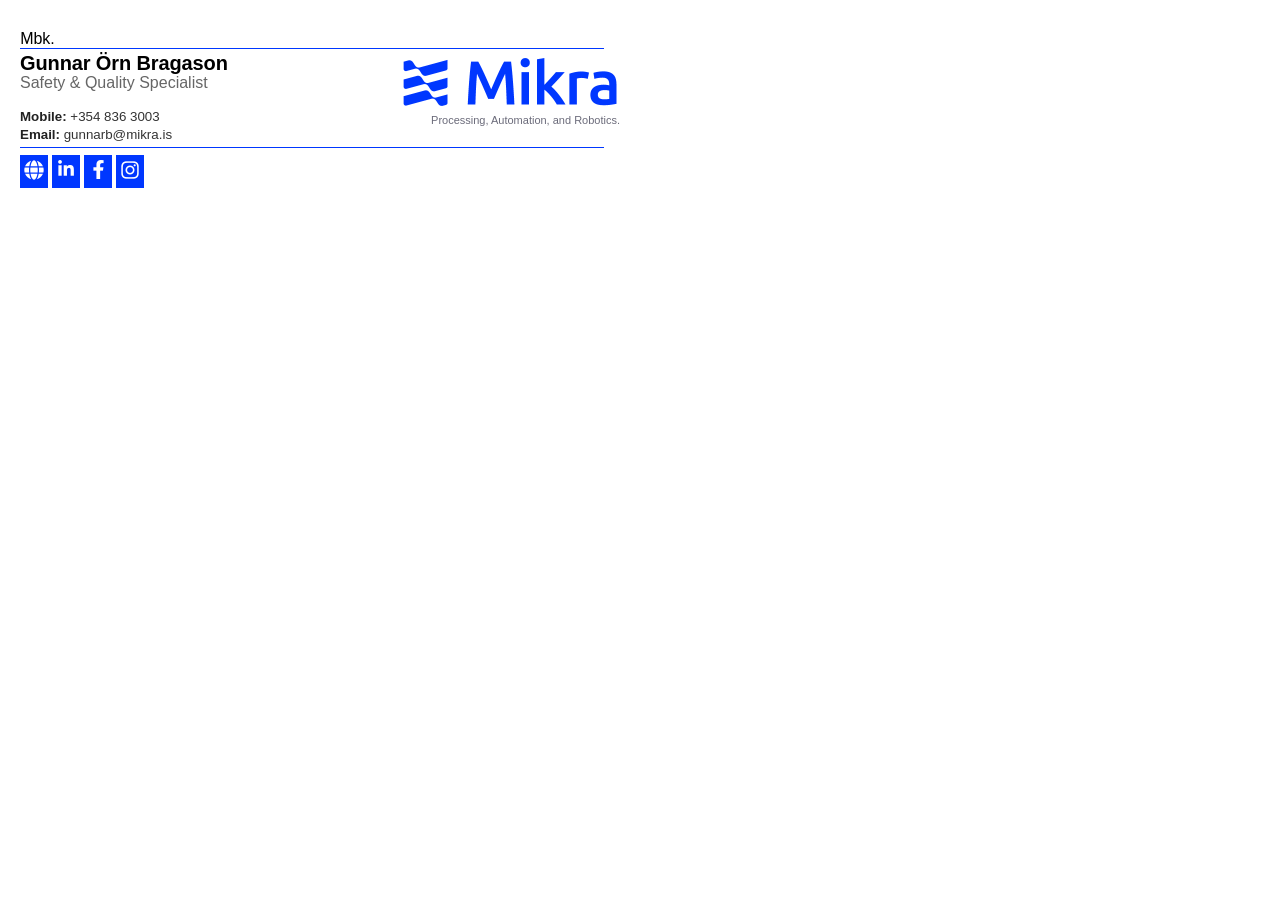
<file: 09 Source/email-signature/_preview.html>
<!doctype html><meta charset="utf-8"><body style="margin:20px;background:#fff"><table cellpadding="0" cellspacing="0" border="0" width="600" role="presentation" style="width: 600px; table-layout: fixed; font-family: Calibri, Helvetica, sans-serif; background: rgb(255, 255, 255);">
    <tbody>
      <tr>
        <td style="padding: 10px 16px 10px 0px;"><p style="margin: 0.1pt;"><span style="font-family: Calibri, Helvetica, sans-serif; font-size: 12pt;">Mbk.</span></p><table cellpadding="0" cellspacing="0" border="0" width="100%" role="presentation" style="mso-table-lspace:0pt; mso-table-rspace:0pt;">
            <tbody>
              <tr>
                <td style="border-top:1px solid #0037FF; font-size:0; line-height:0;">&nbsp;</td>
              </tr>
            </tbody>
          </table>
  
          <!-- TEXT LEFT / LOGO RIGHT -->
          <table cellpadding="0" cellspacing="0" border="0" width="100%" style="table-layout:fixed; mso-table-lspace:0pt; mso-table-rspace:0pt;" role="presentation">
            <tbody>
              <tr>
                <!-- LEFT -->
                <td valign="top" align="left" width="320" style="width:320px; padding-top:4px; overflow:hidden;">
                  <table cellpadding="0" cellspacing="0" border="0" width="100%" role="presentation" style="mso-table-lspace:0pt; mso-table-rspace:0pt;">
                    <tbody>
                      <tr>
                        <td style="line-height:20px; font-weight:700; font-family:Calibri, Helvetica, sans-serif; font-size:15pt; color:#000000; letter-spacing:-0.12px;">Gunnar Örn Bragason
                        </td>
                      </tr>
                      <tr>
                        <td style="padding-top:2px; line-height:16px; font-family:Calibri, Helvetica, sans-serif; font-size:12pt; color:#666666;">
                          Safety &amp; Quality Specialist
                        </td>
                      </tr>
                      <tr>
                        <td style="padding-top:18px; line-height:16px; font-family:Calibri, Helvetica, sans-serif; font-size:10pt; color:#222222;">
                          <span style="font-weight:700;">Mobile:&nbsp;</span><a href="tel:+354 836 3003" style="color:#333333; text-decoration:none;">+354 836 3003</a>
                        </td>
                      </tr>
                      <tr>
                        <td style="padding-top:2px; padding-bottom:4px; line-height:16px; font-family:Calibri, Helvetica, sans-serif; font-size:10pt; color:#222222;">
                          <span style="font-weight:700;">Email:&nbsp;</span><a href="mailto:gunnarb@mikra.is" style="color:#333333; text-decoration:none;">gunnarb@mikra.is</a>
                        </td>
                      </tr>
                    </tbody>
                  </table>
                </td>
  
                <!-- RIGHT -->
                <td valign="top" align="right" width="280" style="width:280px; padding-top:6px; overflow:hidden;">
                  <img src="mikra-logo-email-440x108.png" border="0" width="220" height="54" alt="Mikra logo" style="display:block; width:220px; height:54px; margin-left:auto; border:0;">
                  <span style="display:block; margin:4px 0 0 0; font-family:Arial, Helvetica, sans-serif; font-size:11px; line-height:14px; color:#6B6B7A; text-align:right;">Processing, Automation, and Robotics.</span>
                </td>
              </tr>
            </tbody>
          </table>
  
          <!-- BOTTOM LINE -->
          <table cellpadding="0" cellspacing="0" border="0" width="100%" role="presentation" style="mso-table-lspace:0pt; mso-table-rspace:0pt;">
            <tbody>
              <tr>
                <td style="padding-top:5px; border-top:1px solid #0037FF; font-size:0; line-height:0;">&nbsp;</td>
              </tr>
            </tbody>
          </table>
  
          <!-- SOCIAL ICONS -->
          <table cellpadding="0" cellspacing="0" border="0" width="100%" role="presentation" style="mso-table-lspace:0pt; mso-table-rspace:0pt;">
            <tbody>
              <tr>
                <td align="left" valign="middle" style="padding-top:2px; font-size:0; line-height:0;">
                  <table cellpadding="0" cellspacing="0" border="0" align="left" role="presentation" style="mso-table-lspace:0pt; mso-table-rspace:0pt;">
                    <tbody>
                      <tr>
  
                        <!-- WEBSITE -->
                        <td width="28" height="28" align="center" valign="middle" style="width:28px; height:28px; background:#0037FF; text-align:center; vertical-align:middle; font-size:0; line-height:0; mso-line-height-rule:exactly;">
                          <a href="https://mikra.is" style="display:block; width:28px; height:28px; text-decoration:none; text-align:center;">
                            <img src="icon-www.png" alt="Website" width="20" height="20" border="0" style="display:block; width:20px; height:20px; margin:4px auto; border:0;">
                          </a>
                        </td>
  
                        <td style="width:4px; min-width:4px; font-size:0; line-height:0;">&nbsp;</td>
  
                        <!-- LINKEDIN -->
                        <td width="28" height="28" align="center" valign="middle" style="width:28px; height:28px; background:#0037FF; text-align:center; vertical-align:middle; font-size:0; line-height:0; mso-line-height-rule:exactly;">
                          <a href="https://www.linkedin.com/company/mikra-is/" style="display:block; width:28px; height:28px; text-decoration:none; text-align:center;">
                            <img src="icon-linkedin.png" alt="LinkedIn" width="18" height="18" border="0" style="display:block; width:18px; height:18px; margin:5px auto; border:0;">
                          </a>
                        </td>
  
                        <td style="width:4px; min-width:4px; font-size:0; line-height:0;">&nbsp;</td>
  
                        <!-- FACEBOOK -->
                        <td width="28" height="28" align="center" valign="middle" style="width:28px; height:28px; background:#0037FF; text-align:center; vertical-align:middle; font-size:0; line-height:0; mso-line-height-rule:exactly;">
                          <a href="https://www.facebook.com/mikraehf/" style="display:block; width:28px; height:28px; text-decoration:none; text-align:center;">
                            <img src="icon-facebook.png" alt="Facebook" width="19" height="19" border="0" style="display:block; width:19px; height:19px; margin:4px auto; border:0;">
                          </a>
                        </td>
  
                        <td style="width:4px; min-width:4px; font-size:0; line-height:0;">&nbsp;</td>
  
                        <!-- INSTAGRAM -->
                        <td width="28" height="28" align="center" valign="middle" style="width:28px; height:28px; background:#0037FF; text-align:center; vertical-align:middle; font-size:0; line-height:0; mso-line-height-rule:exactly;">
                          <a href="https://www.instagram.com/mikraehf/" style="display:block; width:28px; height:28px; text-decoration:none; text-align:center;">
                            <img src="icon-instagram.png" alt="Instagram" width="20" height="20" border="0" style="display:block; width:20px; height:20px; margin:4px auto; border:0;">
                          </a>
                        </td>
  
                      </tr>
                    </tbody>
                  </table>
                </td>
              </tr>
            </tbody>
          </table>
  
        </td>
      </tr>
    </tbody>
  </table><br>
</file>
